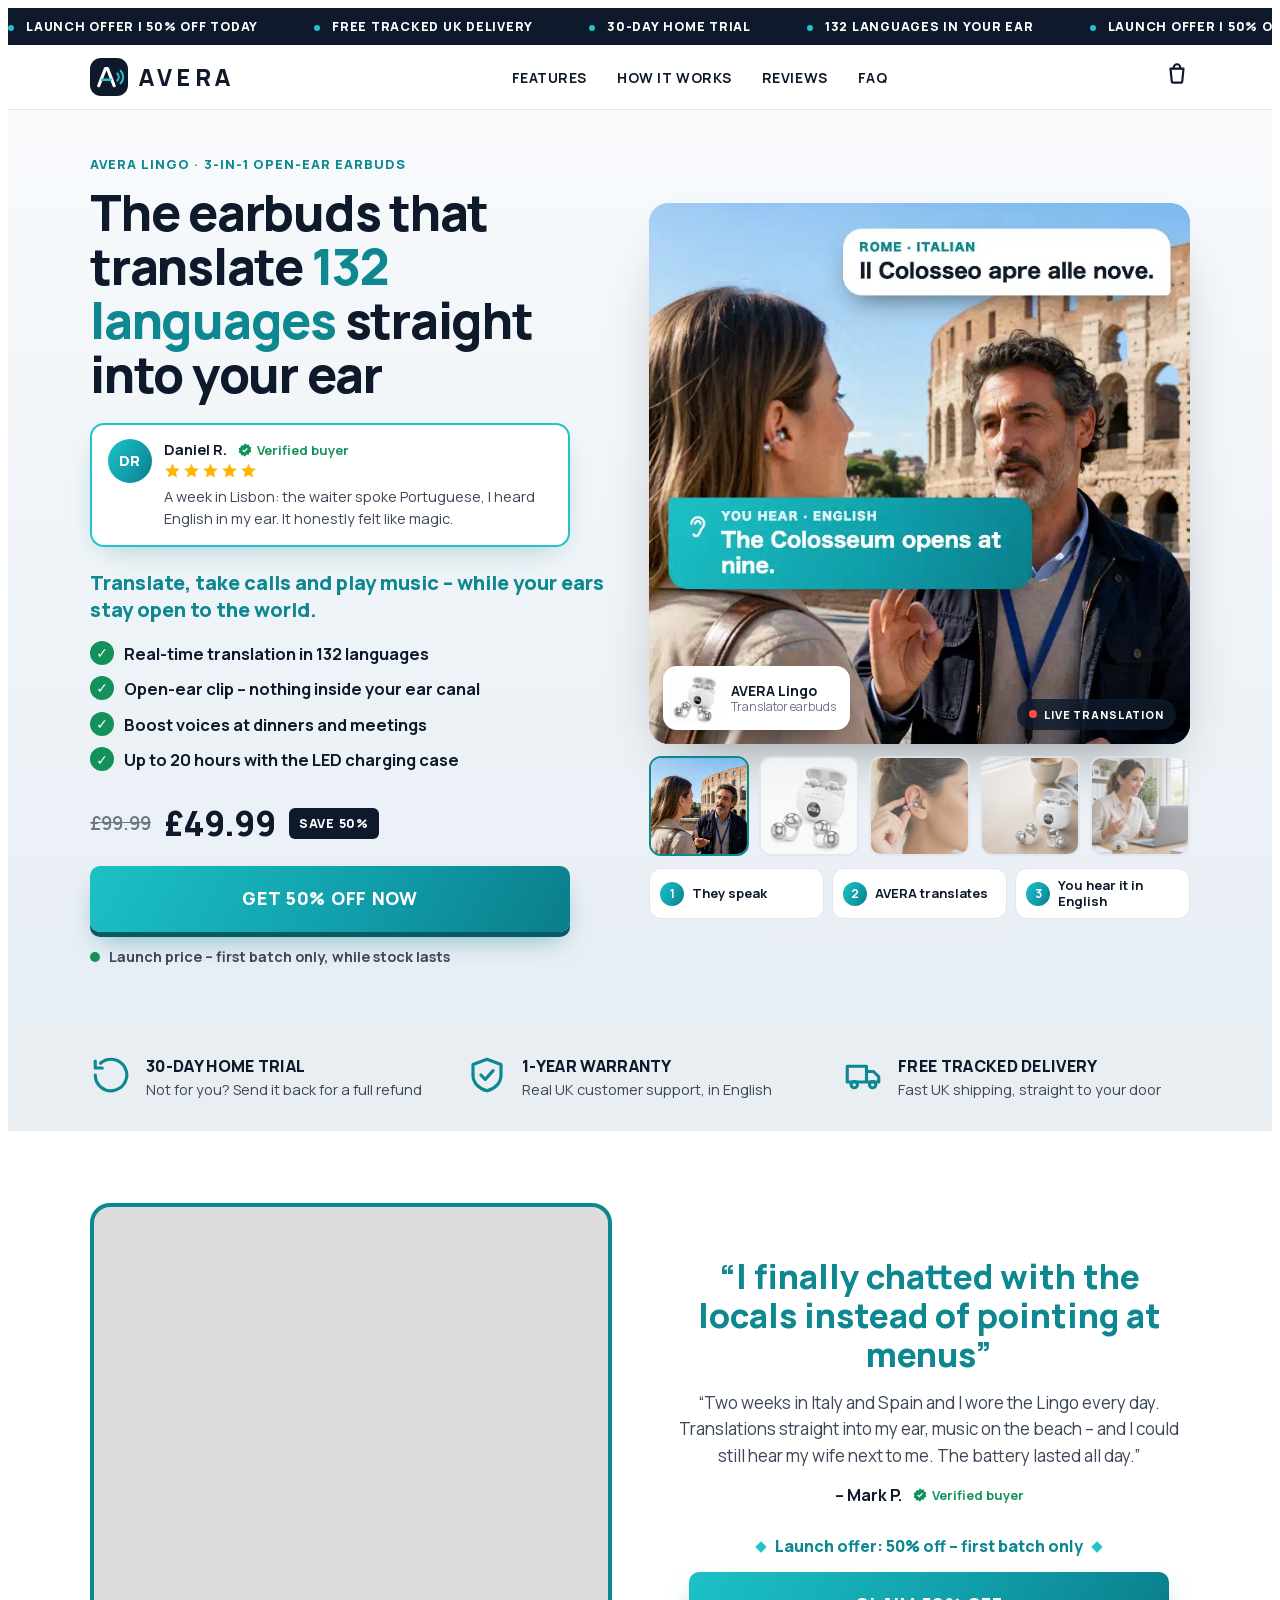
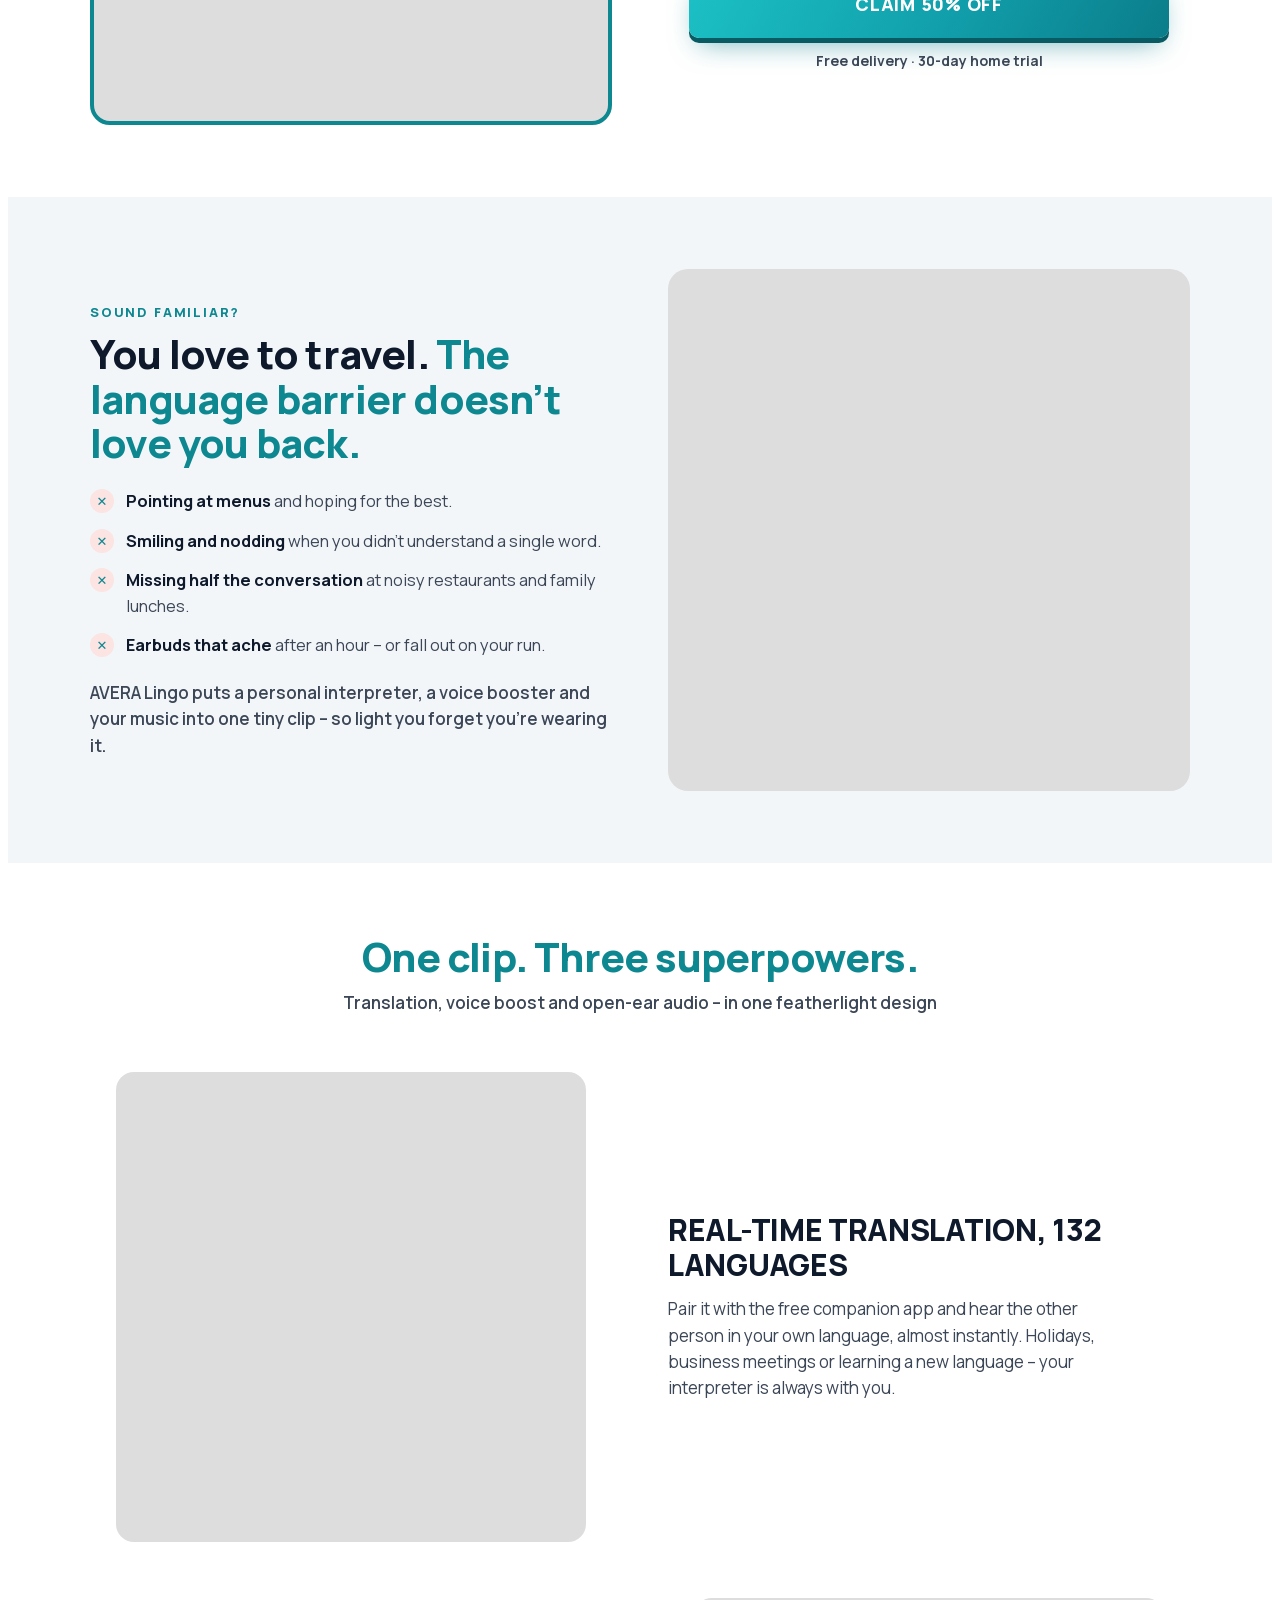
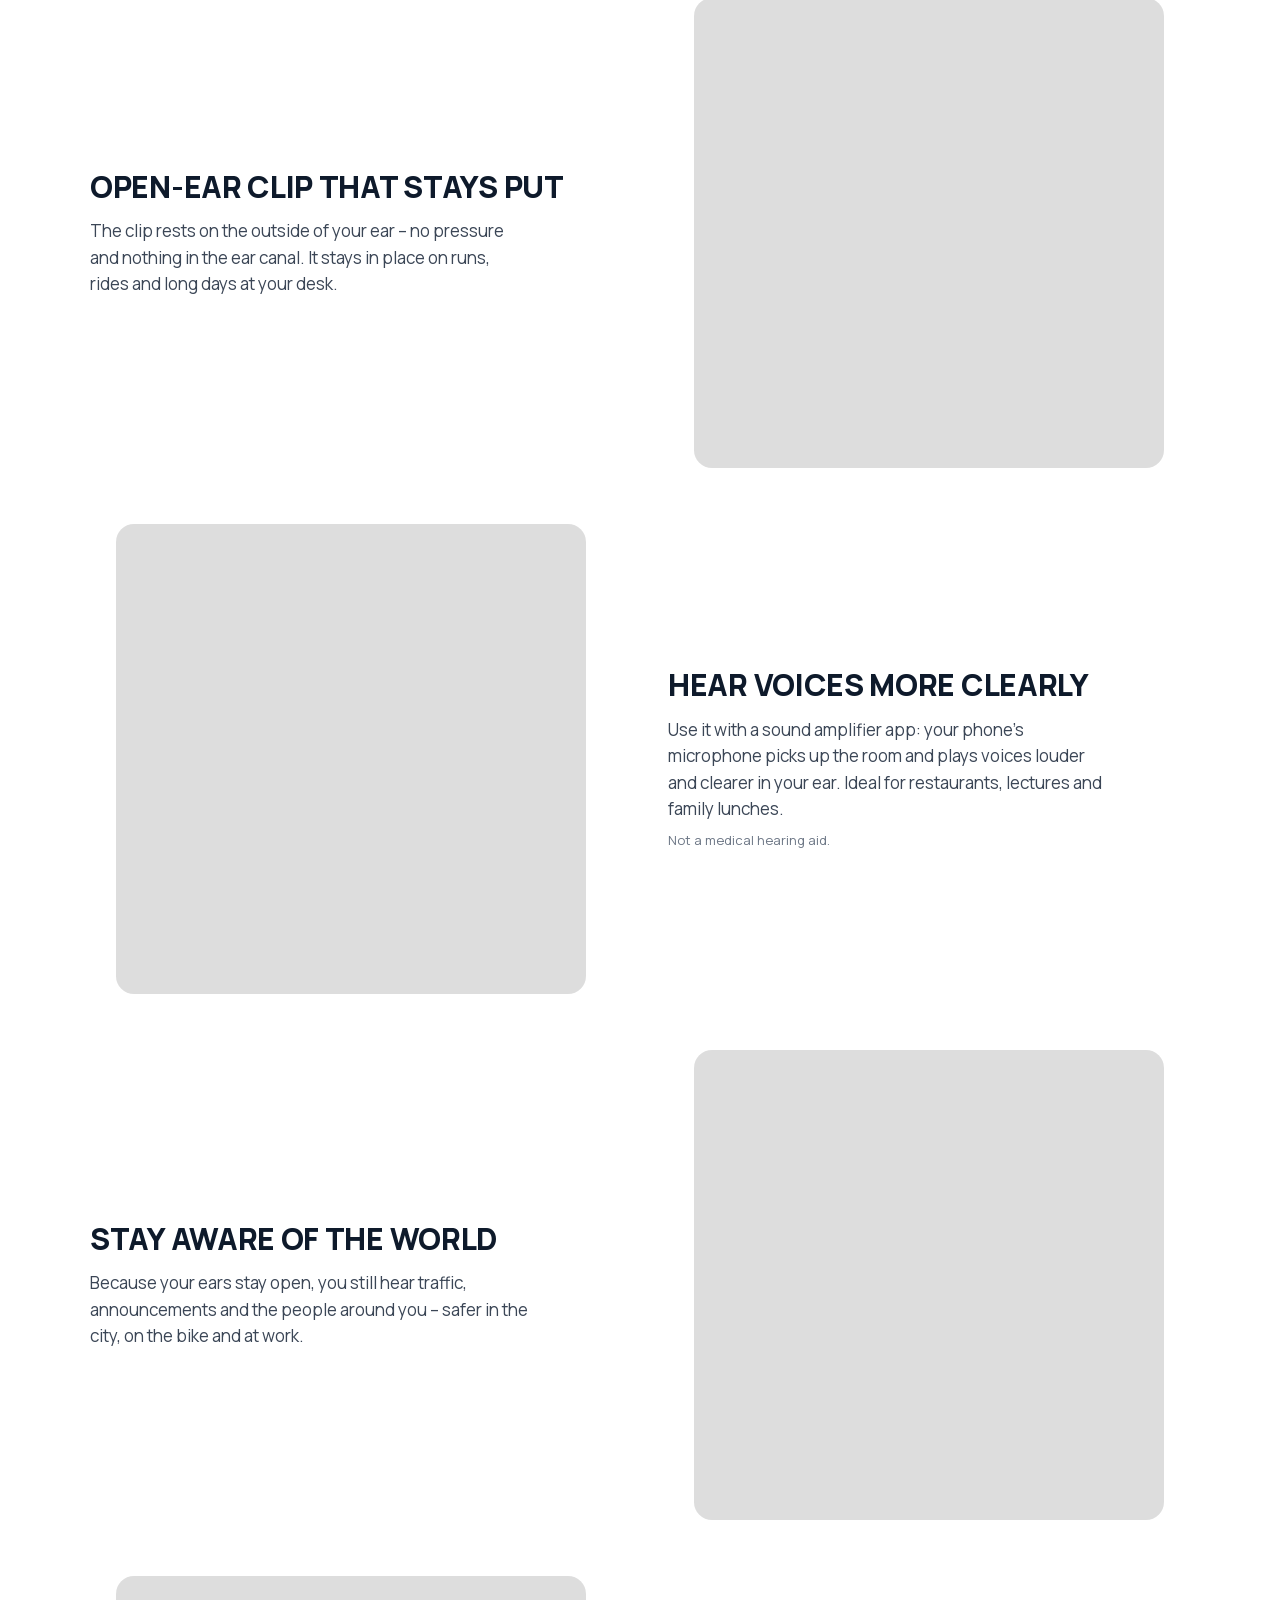
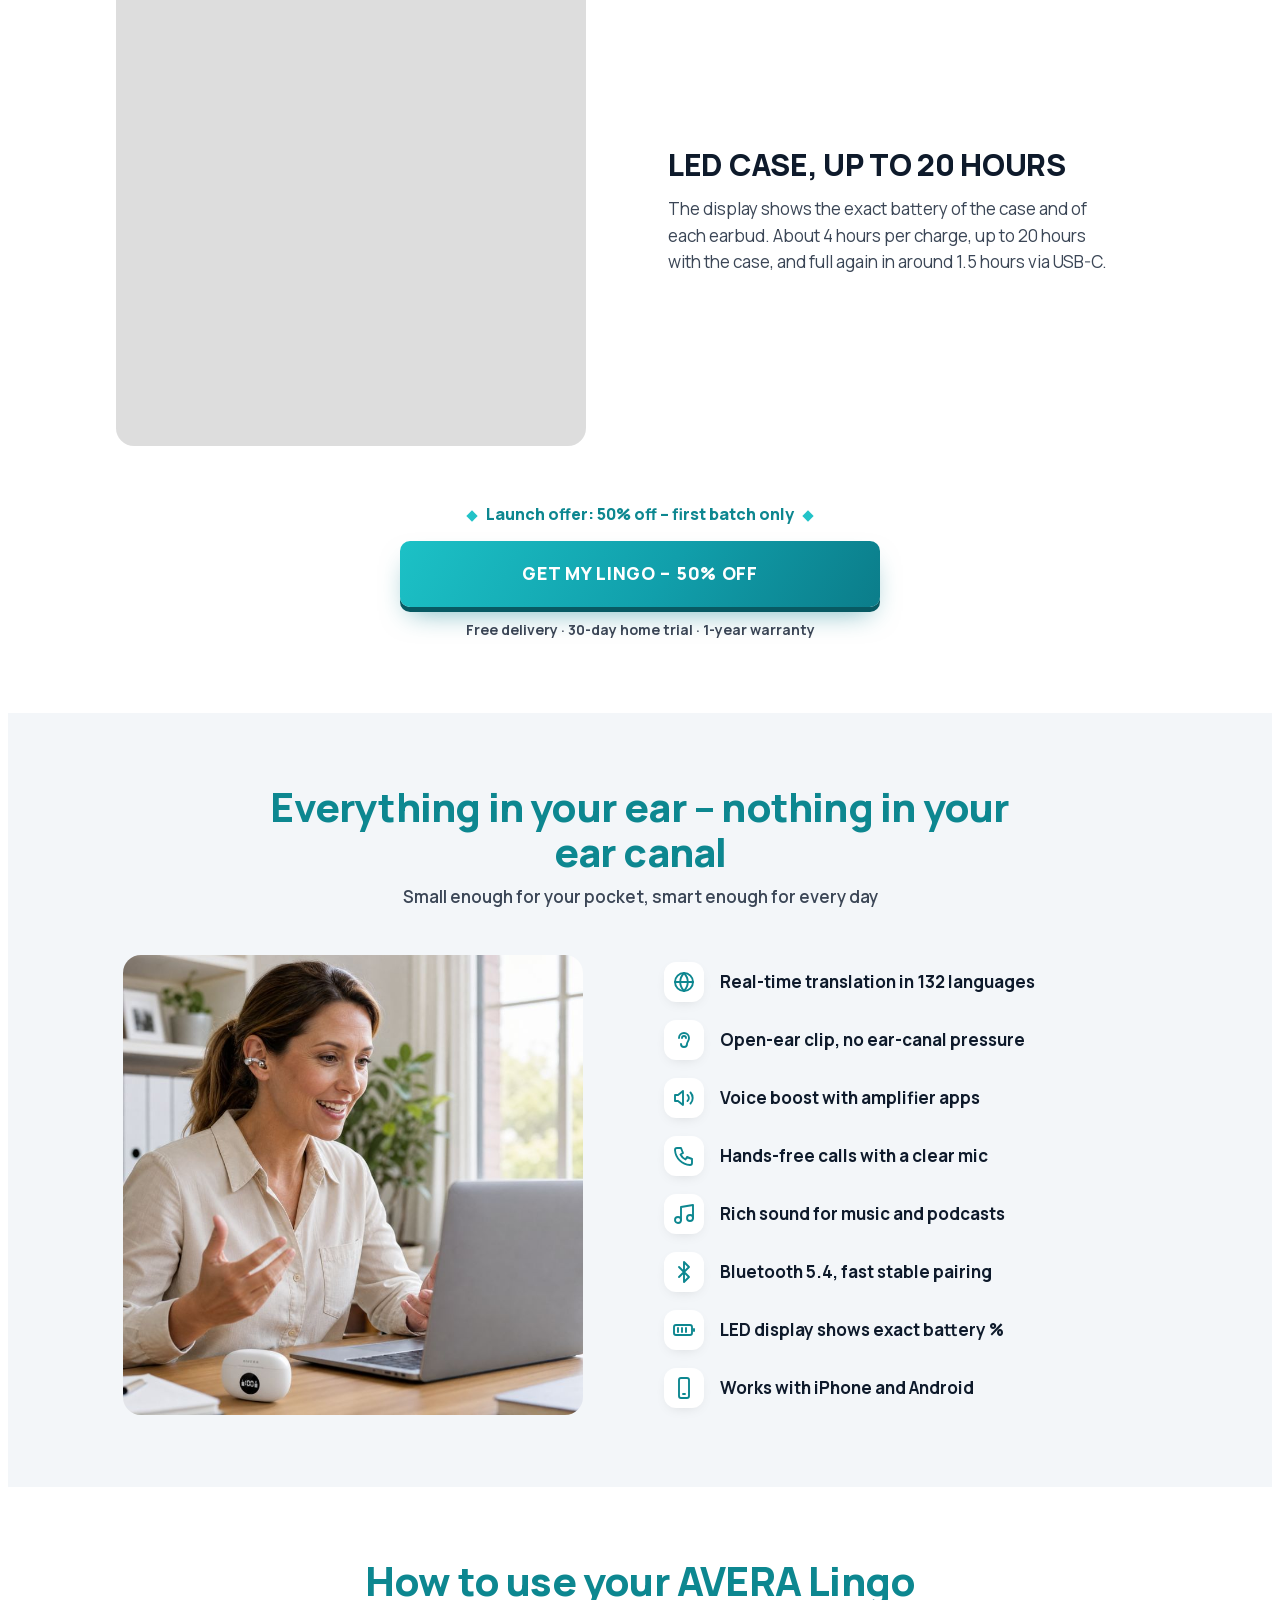
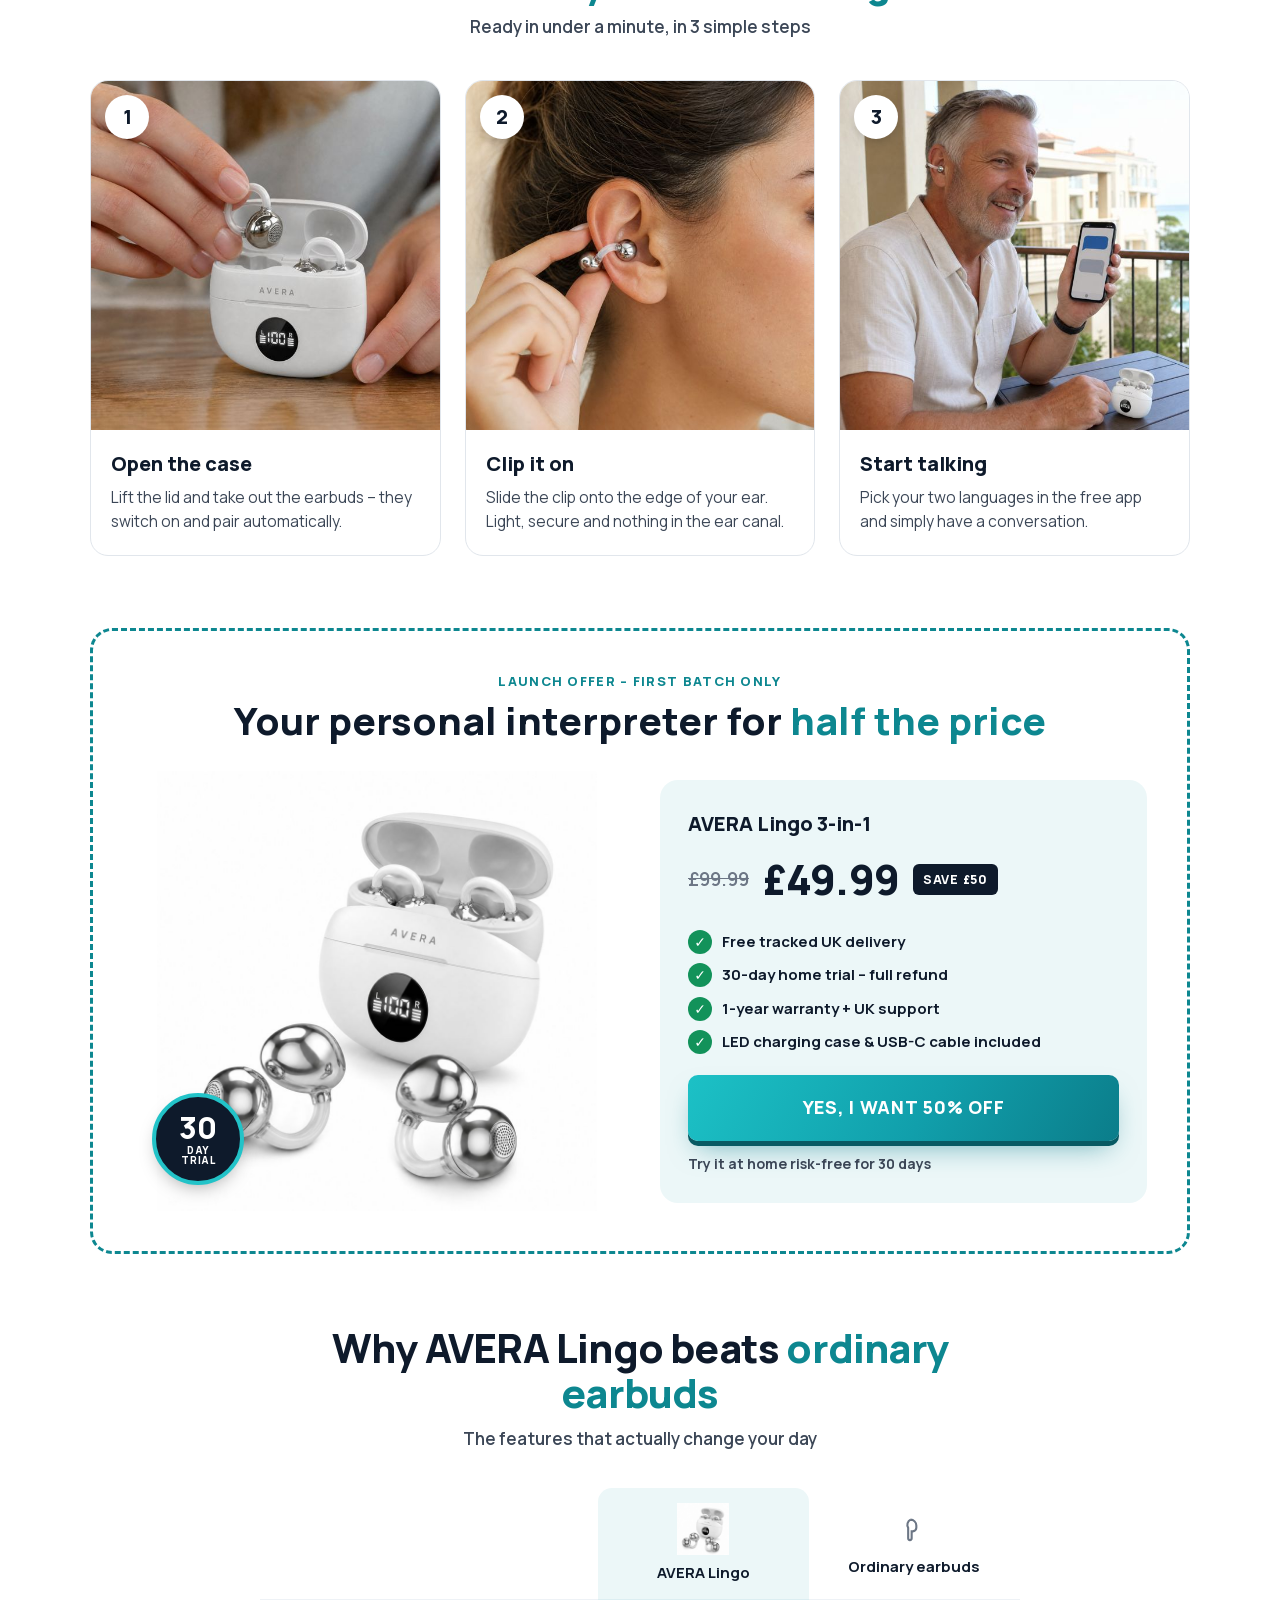
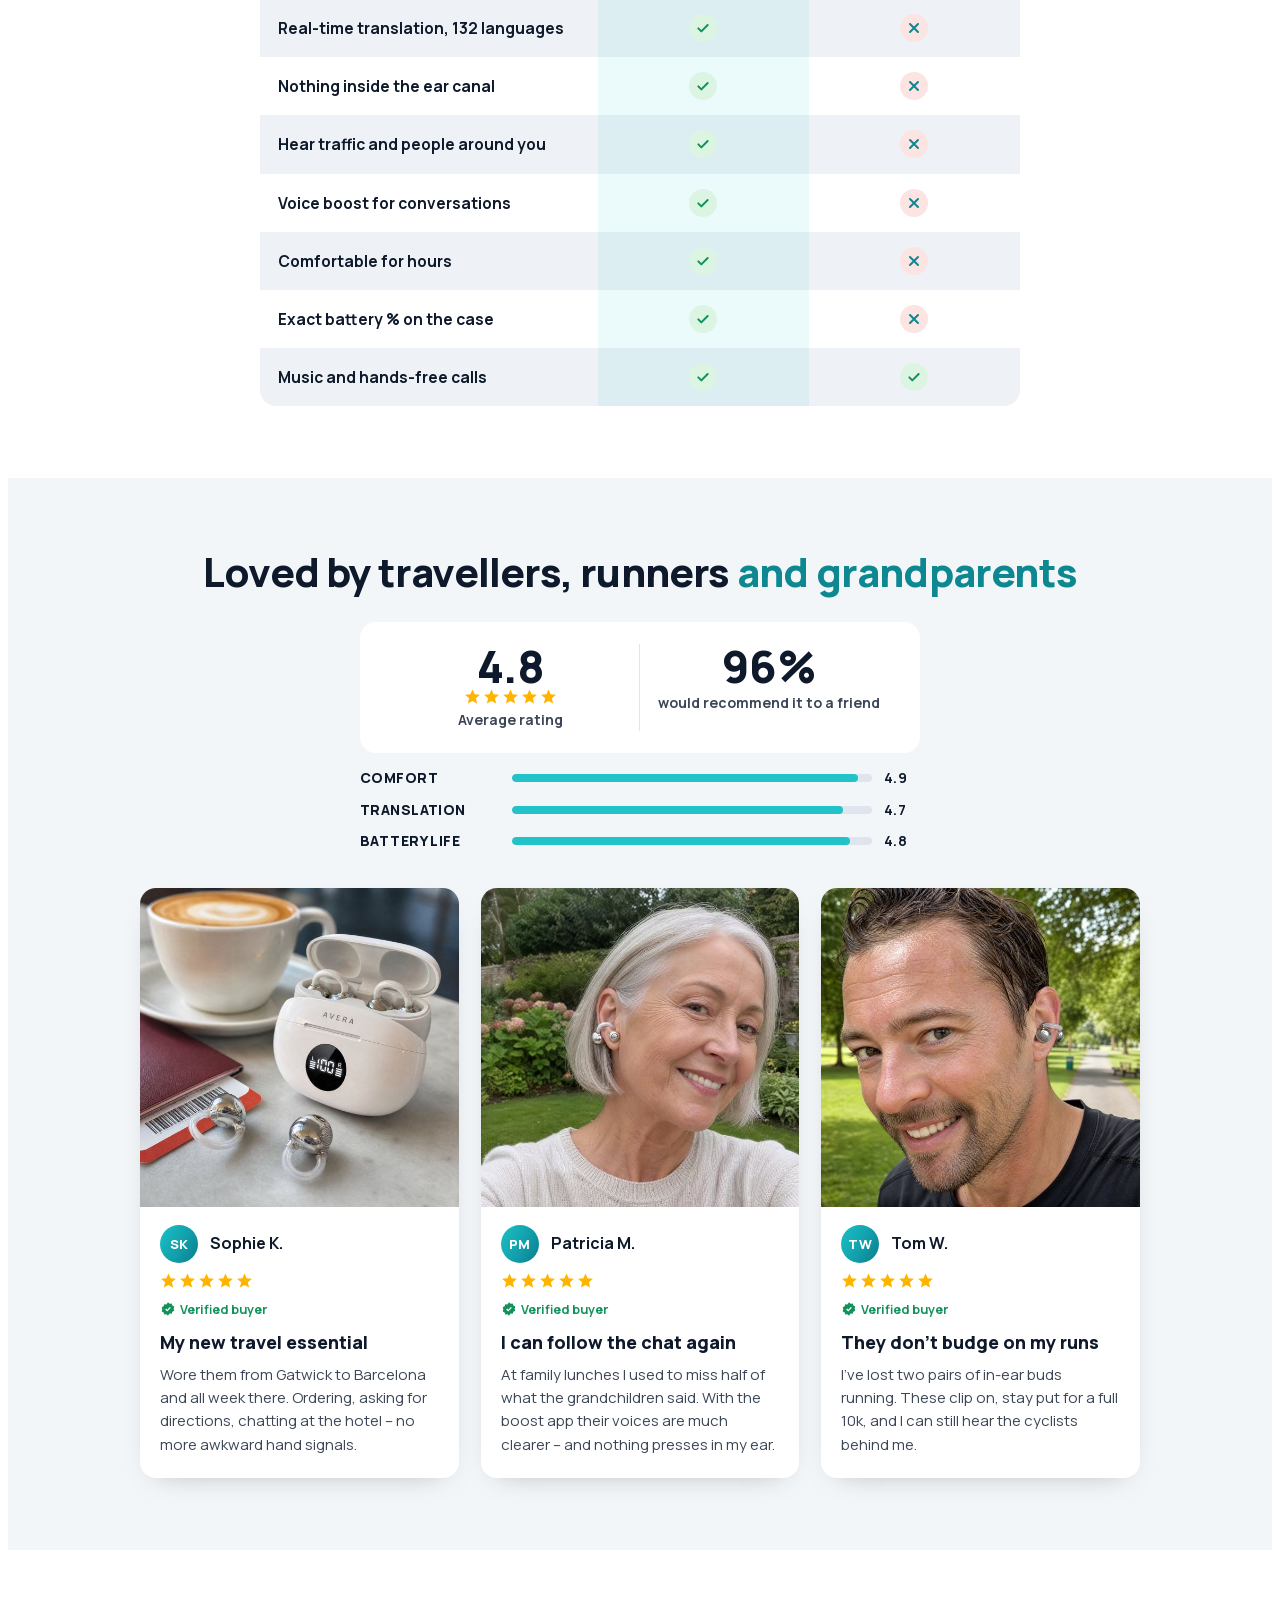
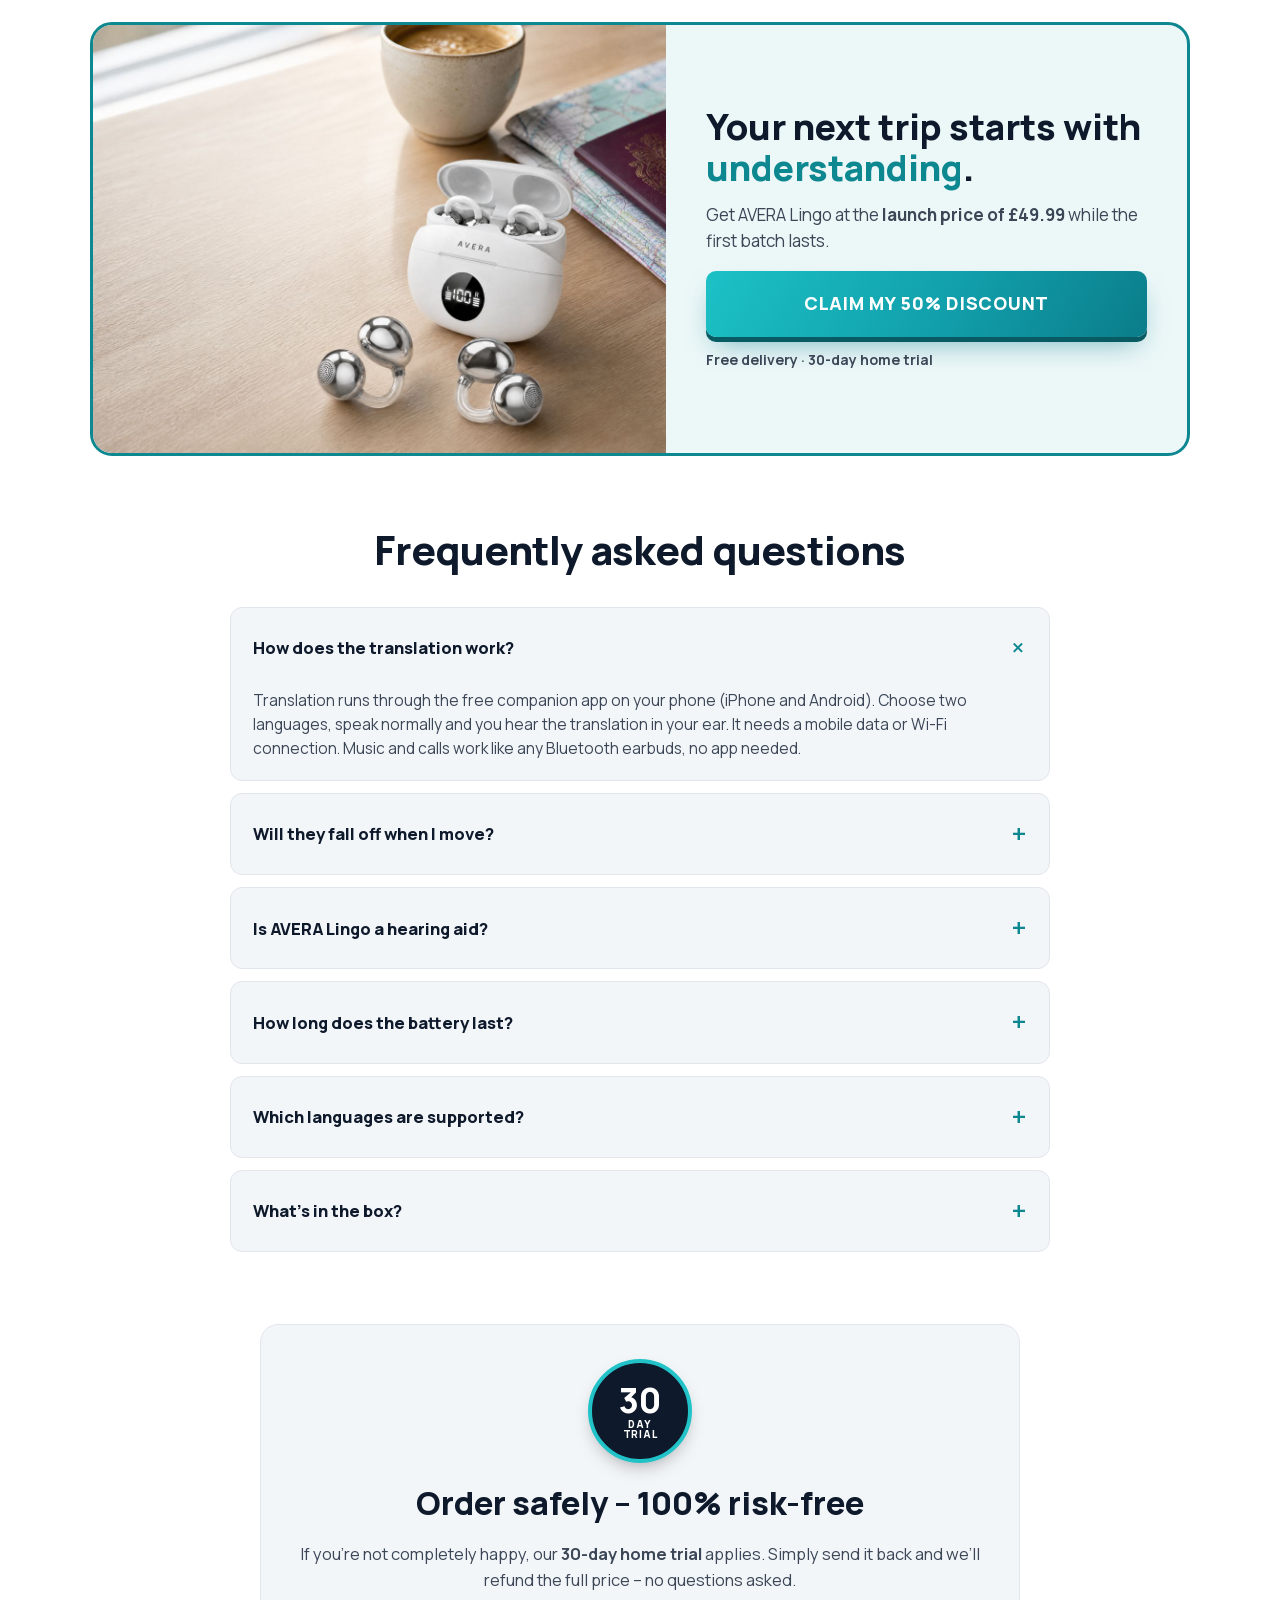
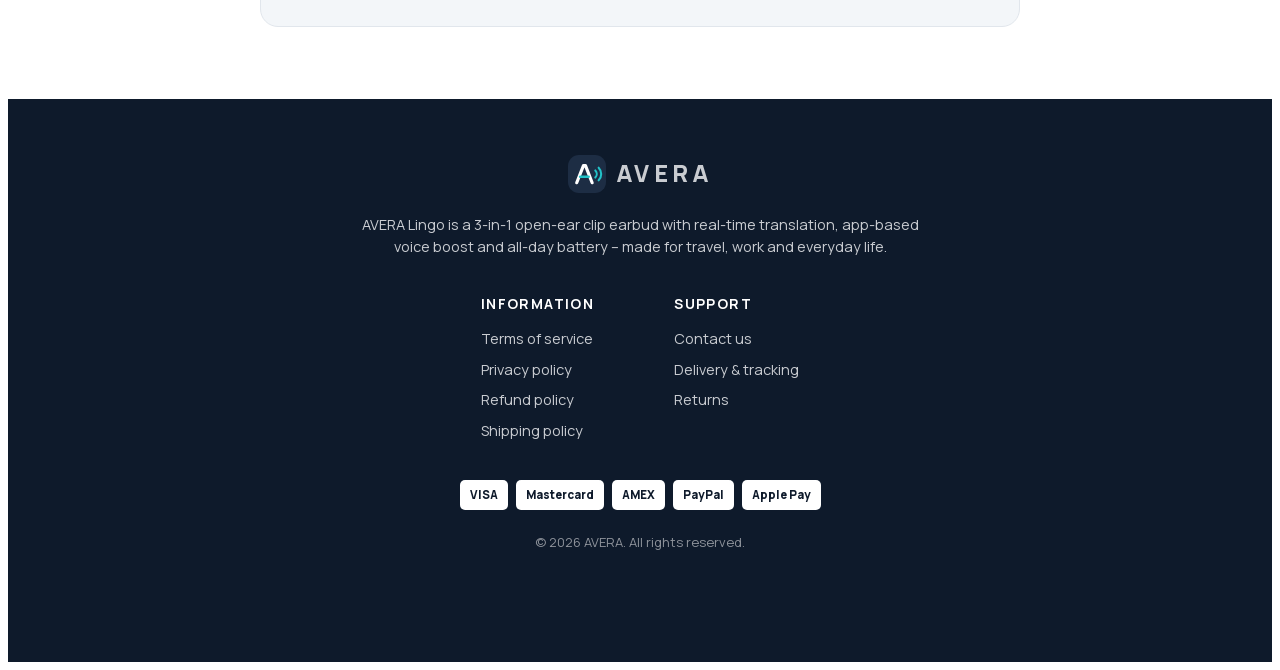
<file: index.html>
<!DOCTYPE html>
<html lang="en-GB">
<head>
<meta charset="utf-8">
<meta name="viewport" content="width=device-width,initial-scale=1">
<title>AVERA Lingo &#8211; 3-in-1 open-ear translator earbuds</title>
<meta name="description" content="AVERA Lingo: open-ear clip earbuds with real-time translation in 132 languages, app-based voice boost and up to 20 hours with the LED charging case. 30-day home trial.">
<link rel="stylesheet" href="https://camillithomas7-prog.github.io/avera-lingo/style-ae541fd7.css">
</head>
<body>
<div class="aw">

<div class="aw-bar"><div class="aw-bar-track">
<span>LAUNCH OFFER | 50% OFF TODAY</span><span>FREE TRACKED UK DELIVERY</span><span>30-DAY HOME TRIAL</span><span>132 LANGUAGES IN YOUR EAR</span>
<span>LAUNCH OFFER | 50% OFF TODAY</span><span>FREE TRACKED UK DELIVERY</span><span>30-DAY HOME TRIAL</span><span>132 LANGUAGES IN YOUR EAR</span>
</div></div>

<header class="aw-head"><div class="aw-wrap">
<a class="aw-logo" href="#top"><svg viewBox="0 0 48 48"><rect width="48" height="48" rx="14" fill="#0e1a2b"/><path d="M11 35L19.5 13.5h2.6L30.5 35" fill="none" stroke="#fff" stroke-width="4" stroke-linecap="round" stroke-linejoin="round"/><path d="M15.5 27.5H26" stroke="#22c3c8" stroke-width="3.4" stroke-linecap="round"/><path d="M34.5 19.5a6.5 6.5 0 0 1 0 9M38.7 16a11.5 11.5 0 0 1 0 16" fill="none" stroke="#22c3c8" stroke-width="2.6" stroke-linecap="round"/></svg>AVERA</a>
<nav class="aw-nav"><a href="#features">Features</a><a href="#how">How it works</a><a href="#reviews">Reviews</a><a href="#faq">FAQ</a></nav>
<a class="aw-cart" href="/checkout"><svg viewBox="0 0 24 24" fill="none" stroke="currentColor" stroke-width="2" stroke-linecap="round"><path d="M6 7h12l-1.2 12.2a1 1 0 0 1-1 .8H8.2a1 1 0 0 1-1-.8z"/><path d="M9 7V6a3 3 0 0 1 6 0v1"/></svg></a>
</div></header>

<section class="aw-hero" id="top"><div class="aw-wrap aw-hero-in">
<p class="aw-eyebrow">AVERA Lingo &middot; 3-in-1 open-ear earbuds</p>
<h1>The earbuds that translate <em>132 languages</em> straight into your ear</h1>
<div class="aw-hero-media aw-gal">
<div class="aw-gal-main">
<div class="aw-m1 aw-demo"><img src="https://camillithomas7-prog.github.io/avera-lingo/assets/hero-travel.webp" alt="Travellers in Rome, Paris, Barcelona and Tokyo hearing locals translated into English by AVERA Lingo">
<span class="aw-live"><i></i>LIVE TRANSLATION</span>
<div class="aw-pcard"><img src="https://camillithomas7-prog.github.io/avera-lingo/assets/pack.jpg" alt=""><span><b>AVERA Lingo</b>Translator earbuds</span></div>
</div>
<img class="aw-m2 aw-pk" src="https://camillithomas7-prog.github.io/avera-lingo/assets/pack.jpg" alt="AVERA Lingo open-ear earbuds and LED charging case">
<img class="aw-m3" src="https://camillithomas7-prog.github.io/avera-lingo/assets/s2.jpg" alt="AVERA Lingo clip earbud worn on the ear">
<img class="aw-m4" src="https://camillithomas7-prog.github.io/avera-lingo/assets/final.jpg" alt="AVERA Lingo on a travel desk with a passport">
<img class="aw-m5" src="https://camillithomas7-prog.github.io/avera-lingo/assets/office.jpg" alt="Woman on a video call wearing AVERA Lingo">
</div>
<div class="aw-thumbs">
<label class="aw-t1"><input type="radio" name="awg" checked><img src="https://camillithomas7-prog.github.io/avera-lingo/assets/hero-travel-poster.jpg" alt=""></label>
<label class="aw-t2"><input type="radio" name="awg"><img src="https://camillithomas7-prog.github.io/avera-lingo/assets/pack.jpg" alt=""></label>
<label class="aw-t3"><input type="radio" name="awg"><img src="https://camillithomas7-prog.github.io/avera-lingo/assets/s2.jpg" alt=""></label>
<label class="aw-t4"><input type="radio" name="awg"><img src="https://camillithomas7-prog.github.io/avera-lingo/assets/final.jpg" alt=""></label>
<label class="aw-t5"><input type="radio" name="awg"><img src="https://camillithomas7-prog.github.io/avera-lingo/assets/office.jpg" alt=""></label>
</div>
<div class="aw-how3"><span><b>1</b>They speak</span><span><b>2</b>AVERA translates</span><span><b>3</b>You hear it in English</span></div>
</div>
<div class="aw-hero-copy">
<div class="aw-review">
<div class="aw-av">DR</div>
<div><p class="aw-review-top"><b>Daniel R.</b><span class="aw-ver"><svg viewBox="0 0 24 24"><path d="M12 2l2.4 2.2 3.2-.4.9 3.1 2.9 1.5-.9 3.1.9 3.1-2.9 1.5-.9 3.1-3.2-.4L12 22l-2.4-2.2-3.2.4-.9-3.1-2.9-1.5.9-3.1-.9-3.1 2.9-1.5.9-3.1 3.2.4z"/><path d="M8.5 12l2.4 2.4 4.6-4.8" fill="none" stroke="#fff" stroke-width="2"/></svg>Verified buyer</span></p>
<span class="aw-stars"><svg viewBox="0 0 24 24"><path d="M12 2l3 6.9 7.5.7-5.7 5 1.7 7.4L12 18.3 5.5 22l1.7-7.4-5.7-5 7.5-.7z"/></svg><svg viewBox="0 0 24 24"><path d="M12 2l3 6.9 7.5.7-5.7 5 1.7 7.4L12 18.3 5.5 22l1.7-7.4-5.7-5 7.5-.7z"/></svg><svg viewBox="0 0 24 24"><path d="M12 2l3 6.9 7.5.7-5.7 5 1.7 7.4L12 18.3 5.5 22l1.7-7.4-5.7-5 7.5-.7z"/></svg><svg viewBox="0 0 24 24"><path d="M12 2l3 6.9 7.5.7-5.7 5 1.7 7.4L12 18.3 5.5 22l1.7-7.4-5.7-5 7.5-.7z"/></svg><svg viewBox="0 0 24 24"><path d="M12 2l3 6.9 7.5.7-5.7 5 1.7 7.4L12 18.3 5.5 22l1.7-7.4-5.7-5 7.5-.7z"/></svg></span>
<p>A week in Lisbon: the waiter spoke Portuguese, I heard English in my ear. It honestly felt like magic.</p></div>
</div>
<p class="aw-hook">Translate, take calls and play music &#8211; while your ears stay open to the world.</p>
<ul class="aw-ticks">
<li>Real-time translation in 132 languages</li>
<li>Open-ear clip &#8211; nothing inside your ear canal</li>
<li>Boost voices at dinners and meetings</li>
<li>Up to 20 hours with the LED charging case</li>
</ul>
<div class="aw-price"><span class="aw-old">&#163;99.99</span><strong>&#163;49.99</strong><span>SAVE 50%</span></div>
<a class="aw-cta" href="/checkout">GET 50% OFF NOW</a>
<p class="aw-stock"><i></i>Launch price &#8211; first batch only, while stock lasts</p>
</div>
</div></section>

<section class="aw-trust"><div class="aw-wrap aw-trust-in">
<div><svg viewBox="0 0 24 24"><path d="M3 12a9 9 0 1 0 3-6.7"/><path d="M3 4v4h4"/></svg><div><b>30-DAY HOME TRIAL</b><p>Not for you? Send it back for a full refund</p></div></div>
<div><svg viewBox="0 0 24 24"><path d="M12 3l8 3v6c0 4.5-3.4 8-8 9-4.6-1-8-4.5-8-9V6z"/><path d="M8.5 12l2.5 2.5 4.5-5"/></svg><div><b>1-YEAR WARRANTY</b><p>Real UK customer support, in English</p></div></div>
<div><svg viewBox="0 0 24 24"><path d="M3 7h11v9H3zM14 10h4l3 3v3h-7z"/><circle cx="7" cy="17.5" r="1.8"/><circle cx="17.5" cy="17.5" r="1.8"/></svg><div><b>FREE TRACKED DELIVERY</b><p>Fast UK shipping, straight to your door</p></div></div>
</div></section>

<section class="aw-sec"><div class="aw-wrap aw-split">
<div class="aw-frame"><video src="https://camillithomas7-prog.github.io/avera-lingo/assets/s-ugc.mp4" autoplay muted loop playsinline preload="auto"></video></div>
<div class="aw-quote">
<h2>&#8220;I finally chatted with the locals instead of pointing at menus&#8221;</h2>
<p>&#8220;Two weeks in Italy and Spain and I wore the Lingo every day. Translations straight into my ear, music on the beach &#8211; and I could still hear my wife next to me. The battery lasted all day.&#8221;</p>
<p class="aw-quote-by"><b>&#8211; Mark P.</b><span class="aw-ver"><svg viewBox="0 0 24 24"><path d="M12 2l2.4 2.2 3.2-.4.9 3.1 2.9 1.5-.9 3.1.9 3.1-2.9 1.5-.9 3.1-3.2-.4L12 22l-2.4-2.2-3.2.4-.9-3.1-2.9-1.5.9-3.1-.9-3.1 2.9-1.5.9-3.1 3.2.4z"/><path d="M8.5 12l2.4 2.4 4.6-4.8" fill="none" stroke="#fff" stroke-width="2"/></svg>Verified buyer</span></p>
<p class="aw-flash">Launch offer: 50% off &#8211; first batch only</p>
<a class="aw-cta" href="/checkout">CLAIM 50% OFF</a>
<p class="aw-note">Free delivery &#183; 30-day home trial</p>
</div>
</div></section>

<section class="aw-sec aw-soft"><div class="aw-wrap aw-split aw-split--rev">
<div class="aw-frame aw-frame--plain"><video src="https://camillithomas7-prog.github.io/avera-lingo/assets/s-problem.mp4" autoplay muted loop playsinline preload="auto"></video></div>
<div>
<p class="aw-eyebrow">Sound familiar?</p>
<h2 class="aw-h2">You love to travel. <em>The language barrier doesn&#8217;t love you back.</em></h2>
<ul class="aw-cross">
<li><b>Pointing at menus</b> and hoping for the best.</li>
<li><b>Smiling and nodding</b> when you didn&#8217;t understand a single word.</li>
<li><b>Missing half the conversation</b> at noisy restaurants and family lunches.</li>
<li><b>Earbuds that ache</b> after an hour &#8211; or fall out on your run.</li>
</ul>
<p class="aw-lead">AVERA Lingo puts a personal interpreter, a voice booster and your music into one tiny clip &#8211; so light you forget you&#8217;re wearing it.</p>
</div>
</div></section>

<section class="aw-sec" id="features"><div class="aw-wrap">
<div class="aw-center"><h2 class="aw-h2"><em>One clip. Three superpowers.</em></h2><p class="aw-sub">Translation, voice boost and open-ear audio &#8211; in one featherlight design</p></div>
<div class="aw-feat">
<div class="aw-feat-media"><video src="https://camillithomas7-prog.github.io/avera-lingo/assets/s-translate.mp4" autoplay muted loop playsinline preload="auto"></video></div>
<div class="aw-feat-txt"><h3>REAL-TIME TRANSLATION, 132 LANGUAGES</h3><p>Pair it with the free companion app and hear the other person in your own language, almost instantly. Holidays, business meetings or learning a new language &#8211; your interpreter is always with you.</p></div>
</div>
<div class="aw-feat aw-feat--rev">
<div class="aw-feat-media"><video src="https://camillithomas7-prog.github.io/avera-lingo/assets/s-fit.mp4" autoplay muted loop playsinline preload="auto"></video></div>
<div class="aw-feat-txt"><h3>OPEN-EAR CLIP THAT STAYS PUT</h3><p>The clip rests on the outside of your ear &#8211; no pressure and nothing in the ear canal. It stays in place on runs, rides and long days at your desk.</p></div>
</div>
<div class="aw-feat">
<div class="aw-feat-media"><video src="https://camillithomas7-prog.github.io/avera-lingo/assets/s-boost.mp4" autoplay muted loop playsinline preload="auto"></video></div>
<div class="aw-feat-txt"><h3>HEAR VOICES MORE CLEARLY</h3><p>Use it with a sound amplifier app: your phone&#8217;s microphone picks up the room and plays voices louder and clearer in your ear. Ideal for restaurants, lectures and family lunches.<small class="aw-tiny">Not a medical hearing aid.</small></p></div>
</div>
<div class="aw-feat aw-feat--rev">
<div class="aw-feat-media"><video src="https://camillithomas7-prog.github.io/avera-lingo/assets/s-aware.mp4" autoplay muted loop playsinline preload="auto"></video></div>
<div class="aw-feat-txt"><h3>STAY AWARE OF THE WORLD</h3><p>Because your ears stay open, you still hear traffic, announcements and the people around you &#8211; safer in the city, on the bike and at work.</p></div>
</div>
<div class="aw-feat">
<div class="aw-feat-media"><video src="https://camillithomas7-prog.github.io/avera-lingo/assets/s-case.mp4" autoplay muted loop playsinline preload="auto"></video></div>
<div class="aw-feat-txt"><h3>LED CASE, UP TO 20 HOURS</h3><p>The display shows the exact battery of the case and of each earbud. About 4 hours per charge, up to 20 hours with the case, and full again in around 1.5 hours via USB-C.</p></div>
</div>
<div class="aw-center aw-mini-cta"><p class="aw-flash">Launch offer: 50% off &#8211; first batch only</p><a class="aw-cta" href="/checkout">GET MY LINGO &#8211; 50% OFF</a><p class="aw-note">Free delivery &#183; 30-day home trial &#183; 1-year warranty</p></div>
</div></section>

<section class="aw-sec aw-soft"><div class="aw-wrap aw-benefits">
<div class="aw-center"><h2 class="aw-h2"><em>Everything in your ear &#8211; nothing in your ear canal</em></h2><p class="aw-sub">Small enough for your pocket, smart enough for every day</p></div>
<div class="aw-ben-in">
<img src="https://camillithomas7-prog.github.io/avera-lingo/assets/office.jpg" alt="Woman on a video call wearing AVERA Lingo">
<ul class="aw-icons">
<li><svg viewBox="0 0 24 24"><circle cx="12" cy="12" r="9"/><path d="M3 12h18M12 3c2.5 2.7 3.8 5.7 3.8 9s-1.3 6.3-3.8 9c-2.5-2.7-3.8-5.7-3.8-9S9.5 5.7 12 3z"/></svg>Real-time translation in 132 languages</li>
<li><svg viewBox="0 0 24 24"><path d="M7 10a5 5 0 0 1 10 0c0 3-2 4-2 6a3 3 0 0 1-6 0"/><path d="M10 10a2 2 0 0 1 4 0"/></svg>Open-ear clip, no ear-canal pressure</li>
<li><svg viewBox="0 0 24 24"><path d="M11 5L6 9H3v6h3l5 4z"/><path d="M15.5 9a4 4 0 0 1 0 6M18.5 6.5a8 8 0 0 1 0 11"/></svg>Voice boost with amplifier apps</li>
<li><svg viewBox="0 0 24 24"><path d="M5 4h4l2 5-2.5 1.5a11 11 0 0 0 5 5L15 13l5 2v4a2 2 0 0 1-2 2A16 16 0 0 1 3 6a2 2 0 0 1 2-2"/></svg>Hands-free calls with a clear mic</li>
<li><svg viewBox="0 0 24 24"><path d="M9 18V5l12-2v13"/><circle cx="6" cy="18" r="3"/><circle cx="18" cy="16" r="3"/></svg>Rich sound for music and podcasts</li>
<li><svg viewBox="0 0 24 24"><path d="M7 7l10 10-5 5V2l5 5L7 17"/></svg>Bluetooth 5.4, fast stable pairing</li>
<li><svg viewBox="0 0 24 24"><rect x="2" y="7" width="18" height="10" rx="2"/><path d="M22 11v2M6 10v4M10 10v4M14 10v4"/></svg>LED display shows exact battery %</li>
<li><svg viewBox="0 0 24 24"><rect x="7" y="2" width="10" height="20" rx="2"/><path d="M11 18h2"/></svg>Works with iPhone and Android</li>
</ul>
</div>
</div></section>

<section class="aw-sec" id="how"><div class="aw-wrap">
<div class="aw-center"><h2 class="aw-h2"><em>How to use your AVERA Lingo</em></h2><p class="aw-sub">Ready in under a minute, in 3 simple steps</p></div>
<div class="aw-steps">
<div class="aw-step"><div class="aw-step-img"><img src="https://camillithomas7-prog.github.io/avera-lingo/assets/s1.jpg" alt="Taking an earbud out of the case"><span>1</span></div><div class="aw-step-txt"><h3>Open the case</h3><p>Lift the lid and take out the earbuds &#8211; they switch on and pair automatically.</p></div></div>
<div class="aw-step"><div class="aw-step-img"><img src="https://camillithomas7-prog.github.io/avera-lingo/assets/s2.jpg" alt="Clipping the earbud onto the ear"><span>2</span></div><div class="aw-step-txt"><h3>Clip it on</h3><p>Slide the clip onto the edge of your ear. Light, secure and nothing in the ear canal.</p></div></div>
<div class="aw-step"><div class="aw-step-img"><img src="https://camillithomas7-prog.github.io/avera-lingo/assets/s3.jpg" alt="Using the translation app on a phone"><span>3</span></div><div class="aw-step-txt"><h3>Start talking</h3><p>Pick your two languages in the free app and simply have a conversation.</p></div></div>
</div>
<p class="aw-swipe">Swipe to see all 3 steps</p>
</div></section>

<section class="aw-sec" style="padding-top:0"><div class="aw-wrap">
<div class="aw-offer">
<p class="aw-offer-k">Launch offer &#8211; first batch only</p>
<h2>Your personal interpreter for <em>half the price</em></h2>
<div class="aw-offer-in">
<div class="aw-offer-img"><img src="https://camillithomas7-prog.github.io/avera-lingo/assets/pack.jpg" alt="AVERA Lingo earbuds and charging case"><span class="aw-seal">30<small>DAY<br>TRIAL</small></span></div>
<div class="aw-offer-box">
<p class="aw-offer-name">AVERA Lingo 3-in-1</p>
<div class="aw-price aw-price--big"><span class="aw-old">&#163;99.99</span><strong>&#163;49.99</strong><span>SAVE &#163;50</span></div>
<ul class="aw-ticks aw-ticks--sm">
<li>Free tracked UK delivery</li>
<li>30-day home trial &#8211; full refund</li>
<li>1-year warranty + UK support</li>
<li>LED charging case &amp; USB-C cable included</li>
</ul>
<a class="aw-cta aw-cta--pulse" href="/checkout">YES, I WANT 50% OFF</a>
<p class="aw-note">Try it at home risk-free for 30 days</p>
</div>
</div>
</div>
</div></section>

<section class="aw-sec" style="padding-top:0"><div class="aw-wrap">
<div class="aw-center"><h2 class="aw-h2">Why AVERA Lingo beats <em>ordinary earbuds</em></h2><p class="aw-sub">The features that actually change your day</p></div>
<div class="aw-compare">
<div class="aw-row aw-row--head"><div></div><div><img src="https://camillithomas7-prog.github.io/avera-lingo/assets/pack.jpg" alt=""><b>AVERA Lingo</b></div><div><svg class="aw-bud" viewBox="0 0 24 24"><path d="M9 4a5 5 0 0 1 5 5v2a3 3 0 0 1-3 3h-1v6a1.5 1.5 0 0 1-3 0v-9a5 5 0 0 1 2-7"/></svg><b>Ordinary earbuds</b></div></div>
<div class="aw-row"><div>Real-time translation, 132 languages</div><div><span class="aw-yes"><svg viewBox="0 0 24 24"><path d="M5 12.5l4.5 4.5L19 7.5"/></svg></span></div><div><span class="aw-no"><svg viewBox="0 0 24 24"><path d="M6 6l12 12M18 6L6 18"/></svg></span></div></div>
<div class="aw-row"><div>Nothing inside the ear canal</div><div><span class="aw-yes"><svg viewBox="0 0 24 24"><path d="M5 12.5l4.5 4.5L19 7.5"/></svg></span></div><div><span class="aw-no"><svg viewBox="0 0 24 24"><path d="M6 6l12 12M18 6L6 18"/></svg></span></div></div>
<div class="aw-row"><div>Hear traffic and people around you</div><div><span class="aw-yes"><svg viewBox="0 0 24 24"><path d="M5 12.5l4.5 4.5L19 7.5"/></svg></span></div><div><span class="aw-no"><svg viewBox="0 0 24 24"><path d="M6 6l12 12M18 6L6 18"/></svg></span></div></div>
<div class="aw-row"><div>Voice boost for conversations</div><div><span class="aw-yes"><svg viewBox="0 0 24 24"><path d="M5 12.5l4.5 4.5L19 7.5"/></svg></span></div><div><span class="aw-no"><svg viewBox="0 0 24 24"><path d="M6 6l12 12M18 6L6 18"/></svg></span></div></div>
<div class="aw-row"><div>Comfortable for hours</div><div><span class="aw-yes"><svg viewBox="0 0 24 24"><path d="M5 12.5l4.5 4.5L19 7.5"/></svg></span></div><div><span class="aw-no"><svg viewBox="0 0 24 24"><path d="M6 6l12 12M18 6L6 18"/></svg></span></div></div>
<div class="aw-row"><div>Exact battery % on the case</div><div><span class="aw-yes"><svg viewBox="0 0 24 24"><path d="M5 12.5l4.5 4.5L19 7.5"/></svg></span></div><div><span class="aw-no"><svg viewBox="0 0 24 24"><path d="M6 6l12 12M18 6L6 18"/></svg></span></div></div>
<div class="aw-row"><div>Music and hands-free calls</div><div><span class="aw-yes"><svg viewBox="0 0 24 24"><path d="M5 12.5l4.5 4.5L19 7.5"/></svg></span></div><div><span class="aw-yes"><svg viewBox="0 0 24 24"><path d="M5 12.5l4.5 4.5L19 7.5"/></svg></span></div></div>
</div>
</div></section>

<section class="aw-sec aw-soft" id="reviews"><div class="aw-wrap">
<div class="aw-rev-box">
<h2 class="aw-h2 aw-tc">Loved by travellers, runners <em>and grandparents</em></h2>
<div class="aw-score">
<div class="aw-score-l"><b>4.8</b><span class="aw-stars"><svg viewBox="0 0 24 24"><path d="M12 2l3 6.9 7.5.7-5.7 5 1.7 7.4L12 18.3 5.5 22l1.7-7.4-5.7-5 7.5-.7z"/></svg><svg viewBox="0 0 24 24"><path d="M12 2l3 6.9 7.5.7-5.7 5 1.7 7.4L12 18.3 5.5 22l1.7-7.4-5.7-5 7.5-.7z"/></svg><svg viewBox="0 0 24 24"><path d="M12 2l3 6.9 7.5.7-5.7 5 1.7 7.4L12 18.3 5.5 22l1.7-7.4-5.7-5 7.5-.7z"/></svg><svg viewBox="0 0 24 24"><path d="M12 2l3 6.9 7.5.7-5.7 5 1.7 7.4L12 18.3 5.5 22l1.7-7.4-5.7-5 7.5-.7z"/></svg><svg viewBox="0 0 24 24"><path d="M12 2l3 6.9 7.5.7-5.7 5 1.7 7.4L12 18.3 5.5 22l1.7-7.4-5.7-5 7.5-.7z"/></svg></span><small>Average rating</small></div>
<div class="aw-score-r"><b>96%</b><small>would recommend it to a friend</small></div>
</div>
<div class="aw-bars"><p><span>Comfort</span><i class="aw-b96"></i><b>4.9</b></p><p><span>Translation</span><i class="aw-b92"></i><b>4.7</b></p><p><span>Battery life</span><i class="aw-b94"></i><b>4.8</b></p></div>
<div class="aw-revs">
<div class="aw-rev"><img src="https://camillithomas7-prog.github.io/avera-lingo/assets/r1.jpg" alt="AVERA Lingo next to a passport at an airport cafe"><div class="aw-rev-b"><div class="aw-rev-h"><div class="aw-av">SK</div><b>Sophie K.</b></div><span class="aw-stars"><svg viewBox="0 0 24 24"><path d="M12 2l3 6.9 7.5.7-5.7 5 1.7 7.4L12 18.3 5.5 22l1.7-7.4-5.7-5 7.5-.7z"/></svg><svg viewBox="0 0 24 24"><path d="M12 2l3 6.9 7.5.7-5.7 5 1.7 7.4L12 18.3 5.5 22l1.7-7.4-5.7-5 7.5-.7z"/></svg><svg viewBox="0 0 24 24"><path d="M12 2l3 6.9 7.5.7-5.7 5 1.7 7.4L12 18.3 5.5 22l1.7-7.4-5.7-5 7.5-.7z"/></svg><svg viewBox="0 0 24 24"><path d="M12 2l3 6.9 7.5.7-5.7 5 1.7 7.4L12 18.3 5.5 22l1.7-7.4-5.7-5 7.5-.7z"/></svg><svg viewBox="0 0 24 24"><path d="M12 2l3 6.9 7.5.7-5.7 5 1.7 7.4L12 18.3 5.5 22l1.7-7.4-5.7-5 7.5-.7z"/></svg></span><span class="aw-ver aw-ver--sm"><svg viewBox="0 0 24 24"><path d="M12 2l2.4 2.2 3.2-.4.9 3.1 2.9 1.5-.9 3.1.9 3.1-2.9 1.5-.9 3.1-3.2-.4L12 22l-2.4-2.2-3.2.4-.9-3.1-2.9-1.5.9-3.1-.9-3.1 2.9-1.5.9-3.1 3.2.4z"/><path d="M8.5 12l2.4 2.4 4.6-4.8" fill="none" stroke="#fff" stroke-width="2"/></svg>Verified buyer</span><h3>My new travel essential</h3><p>Wore them from Gatwick to Barcelona and all week there. Ordering, asking for directions, chatting at the hotel &#8211; no more awkward hand signals.</p></div></div>
<div class="aw-rev"><img src="https://camillithomas7-prog.github.io/avera-lingo/assets/r2.jpg" alt="Older woman wearing AVERA Lingo in her garden"><div class="aw-rev-b"><div class="aw-rev-h"><div class="aw-av">PM</div><b>Patricia M.</b></div><span class="aw-stars"><svg viewBox="0 0 24 24"><path d="M12 2l3 6.9 7.5.7-5.7 5 1.7 7.4L12 18.3 5.5 22l1.7-7.4-5.7-5 7.5-.7z"/></svg><svg viewBox="0 0 24 24"><path d="M12 2l3 6.9 7.5.7-5.7 5 1.7 7.4L12 18.3 5.5 22l1.7-7.4-5.7-5 7.5-.7z"/></svg><svg viewBox="0 0 24 24"><path d="M12 2l3 6.9 7.5.7-5.7 5 1.7 7.4L12 18.3 5.5 22l1.7-7.4-5.7-5 7.5-.7z"/></svg><svg viewBox="0 0 24 24"><path d="M12 2l3 6.9 7.5.7-5.7 5 1.7 7.4L12 18.3 5.5 22l1.7-7.4-5.7-5 7.5-.7z"/></svg><svg viewBox="0 0 24 24"><path d="M12 2l3 6.9 7.5.7-5.7 5 1.7 7.4L12 18.3 5.5 22l1.7-7.4-5.7-5 7.5-.7z"/></svg></span><span class="aw-ver aw-ver--sm"><svg viewBox="0 0 24 24"><path d="M12 2l2.4 2.2 3.2-.4.9 3.1 2.9 1.5-.9 3.1.9 3.1-2.9 1.5-.9 3.1-3.2-.4L12 22l-2.4-2.2-3.2.4-.9-3.1-2.9-1.5.9-3.1-.9-3.1 2.9-1.5.9-3.1 3.2.4z"/><path d="M8.5 12l2.4 2.4 4.6-4.8" fill="none" stroke="#fff" stroke-width="2"/></svg>Verified buyer</span><h3>I can follow the chat again</h3><p>At family lunches I used to miss half of what the grandchildren said. With the boost app their voices are much clearer &#8211; and nothing presses in my ear.</p></div></div>
<div class="aw-rev"><img src="https://camillithomas7-prog.github.io/avera-lingo/assets/r3.jpg" alt="Runner wearing AVERA Lingo after a run"><div class="aw-rev-b"><div class="aw-rev-h"><div class="aw-av">TW</div><b>Tom W.</b></div><span class="aw-stars"><svg viewBox="0 0 24 24"><path d="M12 2l3 6.9 7.5.7-5.7 5 1.7 7.4L12 18.3 5.5 22l1.7-7.4-5.7-5 7.5-.7z"/></svg><svg viewBox="0 0 24 24"><path d="M12 2l3 6.9 7.5.7-5.7 5 1.7 7.4L12 18.3 5.5 22l1.7-7.4-5.7-5 7.5-.7z"/></svg><svg viewBox="0 0 24 24"><path d="M12 2l3 6.9 7.5.7-5.7 5 1.7 7.4L12 18.3 5.5 22l1.7-7.4-5.7-5 7.5-.7z"/></svg><svg viewBox="0 0 24 24"><path d="M12 2l3 6.9 7.5.7-5.7 5 1.7 7.4L12 18.3 5.5 22l1.7-7.4-5.7-5 7.5-.7z"/></svg><svg viewBox="0 0 24 24"><path d="M12 2l3 6.9 7.5.7-5.7 5 1.7 7.4L12 18.3 5.5 22l1.7-7.4-5.7-5 7.5-.7z"/></svg></span><span class="aw-ver aw-ver--sm"><svg viewBox="0 0 24 24"><path d="M12 2l2.4 2.2 3.2-.4.9 3.1 2.9 1.5-.9 3.1.9 3.1-2.9 1.5-.9 3.1-3.2-.4L12 22l-2.4-2.2-3.2.4-.9-3.1-2.9-1.5.9-3.1-.9-3.1 2.9-1.5.9-3.1 3.2.4z"/><path d="M8.5 12l2.4 2.4 4.6-4.8" fill="none" stroke="#fff" stroke-width="2"/></svg>Verified buyer</span><h3>They don&#8217;t budge on my runs</h3><p>I&#8217;ve lost two pairs of in-ear buds running. These clip on, stay put for a full 10k, and I can still hear the cyclists behind me.</p></div></div>
</div>
</div>
</div></section>

<section class="aw-sec"><div class="aw-wrap">
<div class="aw-final">
<img src="https://camillithomas7-prog.github.io/avera-lingo/assets/final.jpg" alt="AVERA Lingo on a travel desk with a passport">
<div class="aw-final-txt">
<h2>Your next trip starts with <em>understanding</em>.</h2>
<p>Get AVERA Lingo at the <b>launch price of &#163;49.99</b> while the first batch lasts.</p>
<a class="aw-cta" href="/checkout">CLAIM MY 50% DISCOUNT</a>
<p class="aw-note">Free delivery &#183; 30-day home trial</p>
</div>
</div>
</div></section>

<section class="aw-sec" id="faq" style="padding-top:0"><div class="aw-wrap">
<div class="aw-center"><h2 class="aw-h2">Frequently asked questions</h2></div>
<div class="aw-faq">
<details open><summary>How does the translation work?</summary><p>Translation runs through the free companion app on your phone (iPhone and Android). Choose two languages, speak normally and you hear the translation in your ear. It needs a mobile data or Wi-Fi connection. Music and calls work like any Bluetooth earbuds, no app needed.</p></details>
<details><summary>Will they fall off when I move?</summary><p>No. The flexible clip hugs the edge of your ear without entering the ear canal, so it stays secure while running, cycling or walking &#8211; and it fits ears of all sizes.</p></details>
<details><summary>Is AVERA Lingo a hearing aid?</summary><p>No, it is not a medical device. Paired with a sound amplifier app (for example Google Sound Amplifier), it can make voices and sounds around you louder and clearer. If you have hearing loss, please speak to a hearing professional.</p></details>
<details><summary>How long does the battery last?</summary><p>About 4 hours per charge and up to 20 hours in total with the charging case. The LED display shows the exact battery level, and a full charge via USB-C takes around 1 to 1.5 hours.</p></details>
<details><summary>Which languages are supported?</summary><p>132 languages and dialects, including Spanish, French, Italian, German, Portuguese, Greek, Turkish, Arabic, Japanese, Chinese and Korean.</p></details>
<details><summary>What&#8217;s in the box?</summary><p>Two open-ear clip earbuds, the LED charging case, a USB-C cable and a user guide. Every AVERA Lingo comes with a 1-year warranty and our 30-day home trial.</p></details>
</div>
</div></section>

<section class="aw-sec" style="padding-top:0"><div class="aw-wrap">
<div class="aw-guar">
<span class="aw-seal aw-seal--lg">30<small>DAY<br>TRIAL</small></span>
<h2>Order safely &#8211; 100% risk-free</h2>
<p>If you&#8217;re not completely happy, our <b>30-day home trial</b> applies. Simply send it back and we&#8217;ll refund the full price &#8211; no questions asked.</p>
</div>
</div></section>

<footer class="aw-foot"><div class="aw-wrap">
<a class="aw-logo aw-logo--w" href="#top"><svg viewBox="0 0 48 48"><rect width="48" height="48" rx="14" fill="#1d2d44"/><path d="M11 35L19.5 13.5h2.6L30.5 35" fill="none" stroke="#fff" stroke-width="4" stroke-linecap="round" stroke-linejoin="round"/><path d="M15.5 27.5H26" stroke="#22c3c8" stroke-width="3.4" stroke-linecap="round"/><path d="M34.5 19.5a6.5 6.5 0 0 1 0 9M38.7 16a11.5 11.5 0 0 1 0 16" fill="none" stroke="#22c3c8" stroke-width="2.6" stroke-linecap="round"/></svg>AVERA</a>
<p class="aw-foot-d">AVERA Lingo is a 3-in-1 open-ear clip earbud with real-time translation, app-based voice boost and all-day battery &#8211; made for travel, work and everyday life.</p>
<div class="aw-foot-cols">
<div><h4>Information</h4><a href="/terms-of-service">Terms of service</a><a href="/privacy-policy">Privacy policy</a><a href="/refund-policy">Refund policy</a><a href="/shipping-policy">Shipping policy</a></div>
<div><h4>Support</h4><a href="/contact-us">Contact us</a><a href="/shipping-policy">Delivery &amp; tracking</a><a href="/refund-policy">Returns</a></div>
</div>
<div class="aw-pay"><span>VISA</span><span>Mastercard</span><span>AMEX</span><span>PayPal</span><span>Apple Pay</span></div>
<p class="aw-copy">&#169; 2026 AVERA. All rights reserved.</p>
</div></footer>

<div class="aw-sticky"><div><span class="aw-old">&#163;99.99</span> <b>&#163;49.99</b></div><a href="/checkout">GET 50% OFF</a></div>

</div>
</body>
</html>
</file>
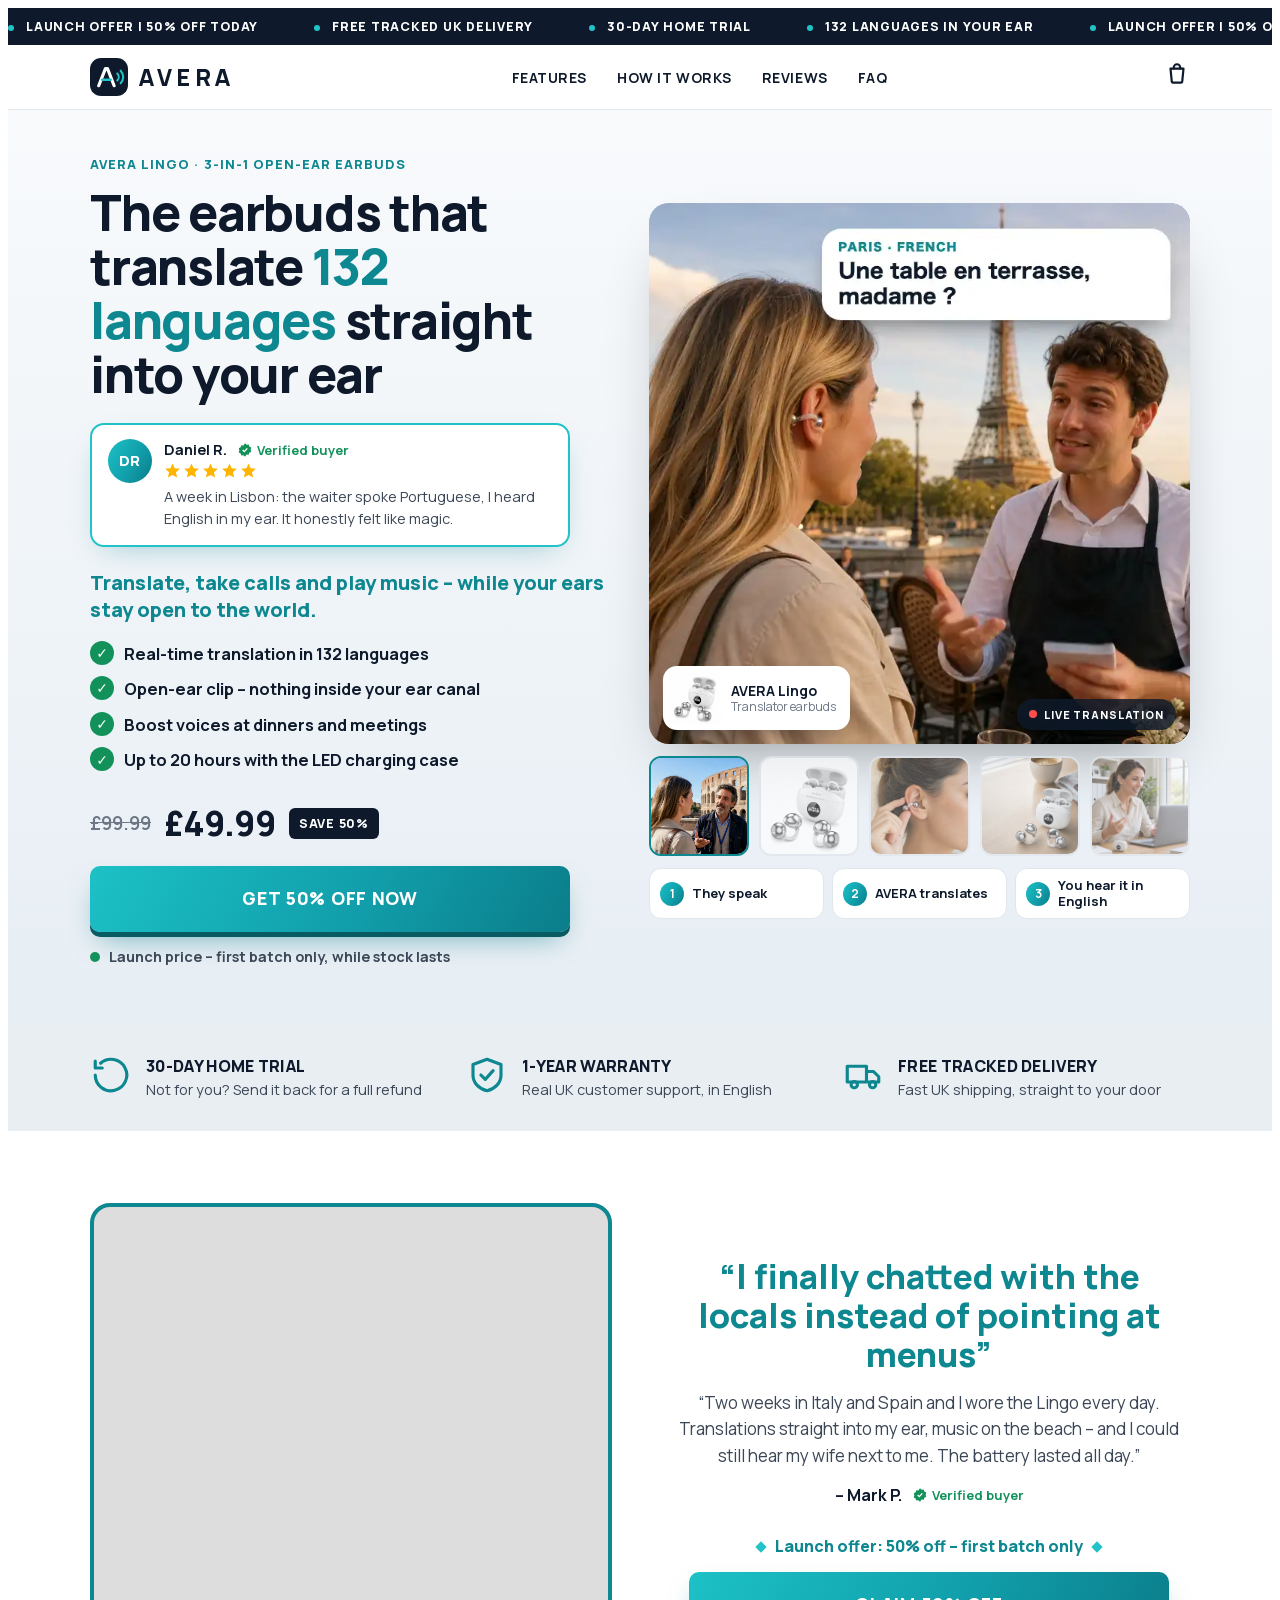
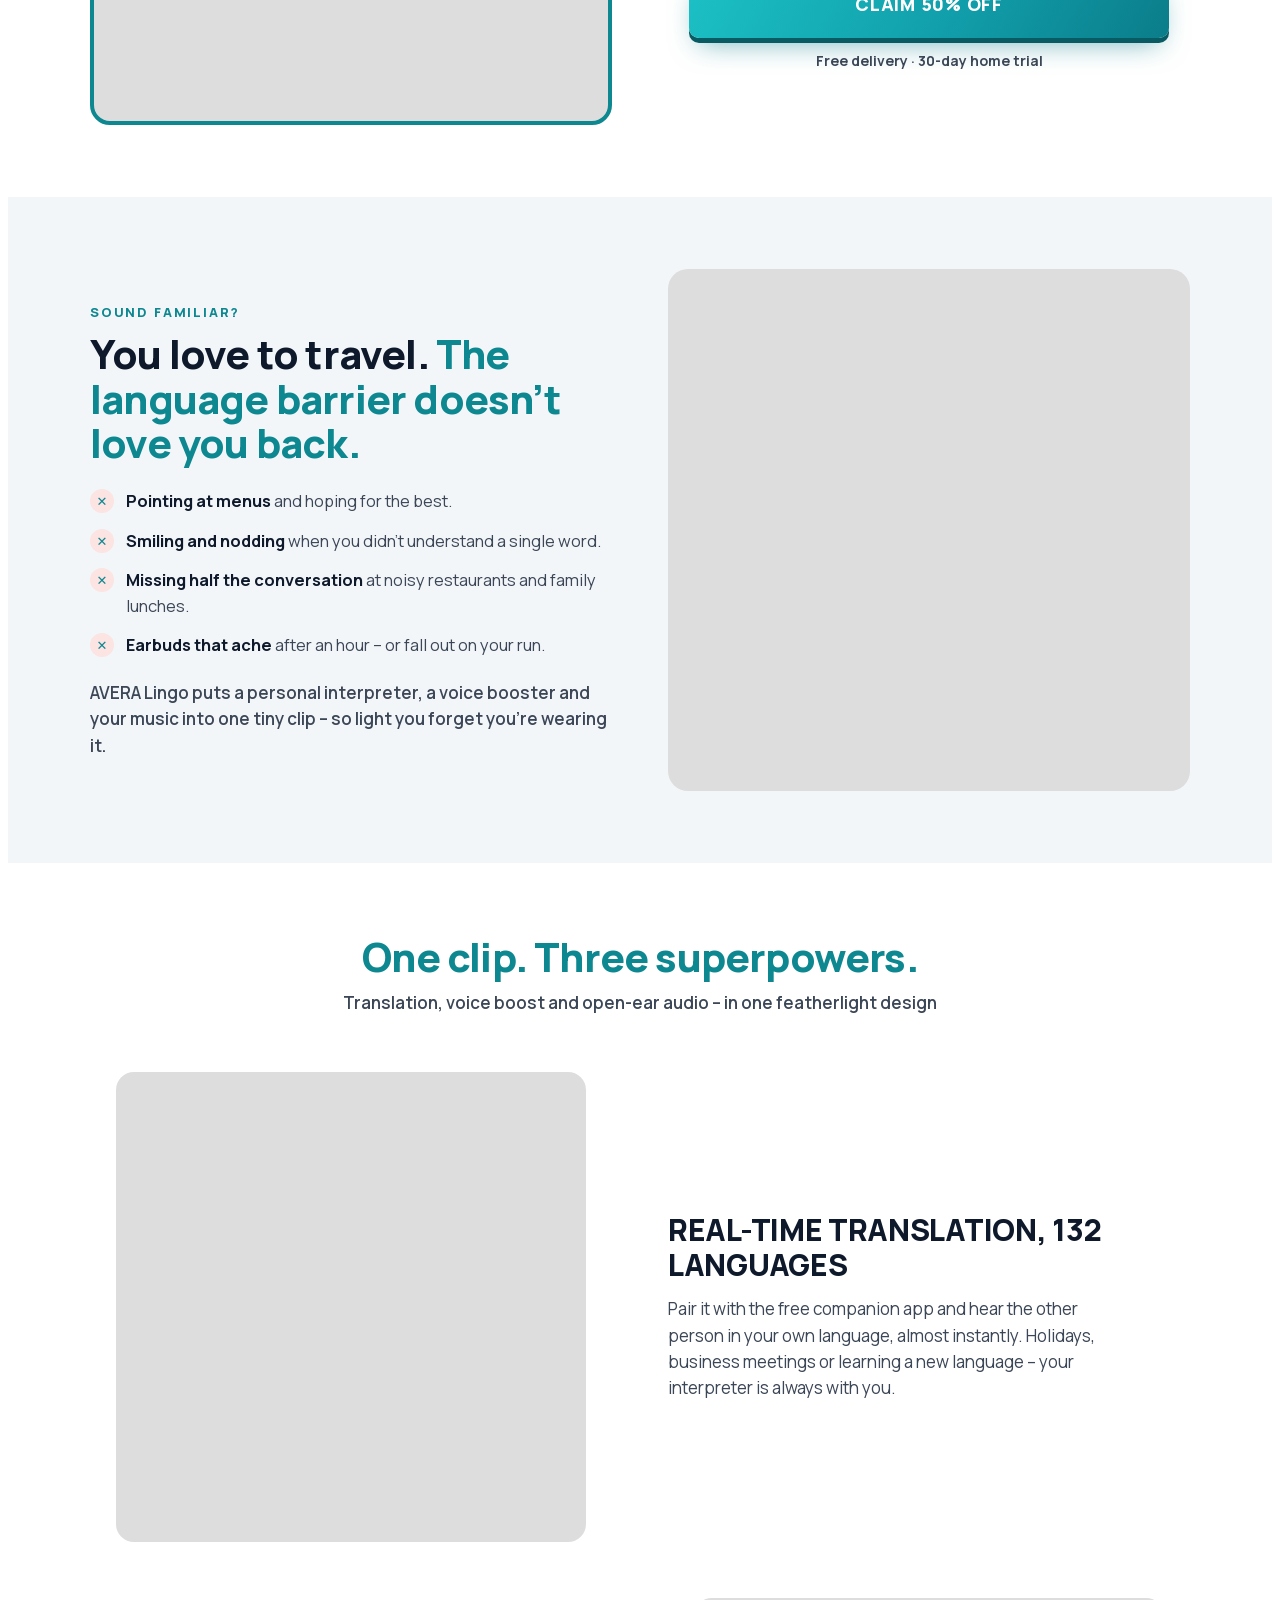
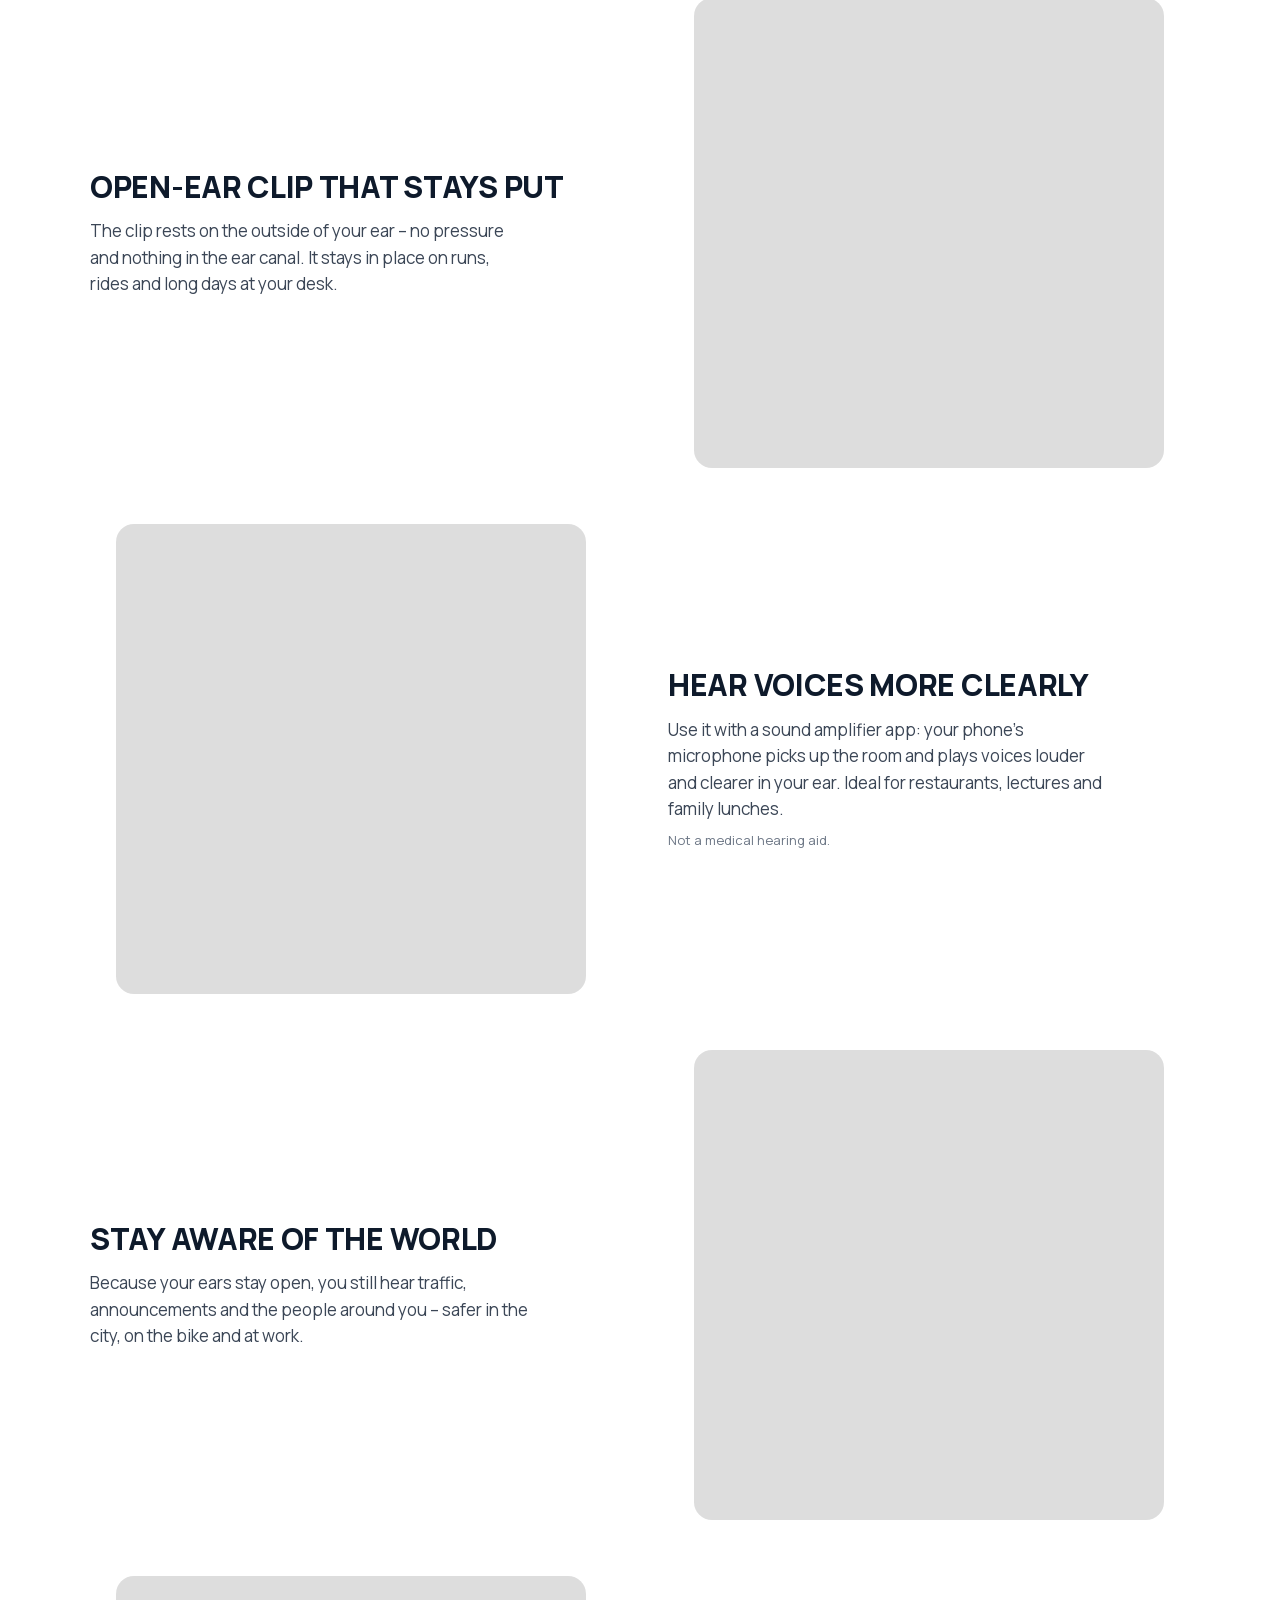
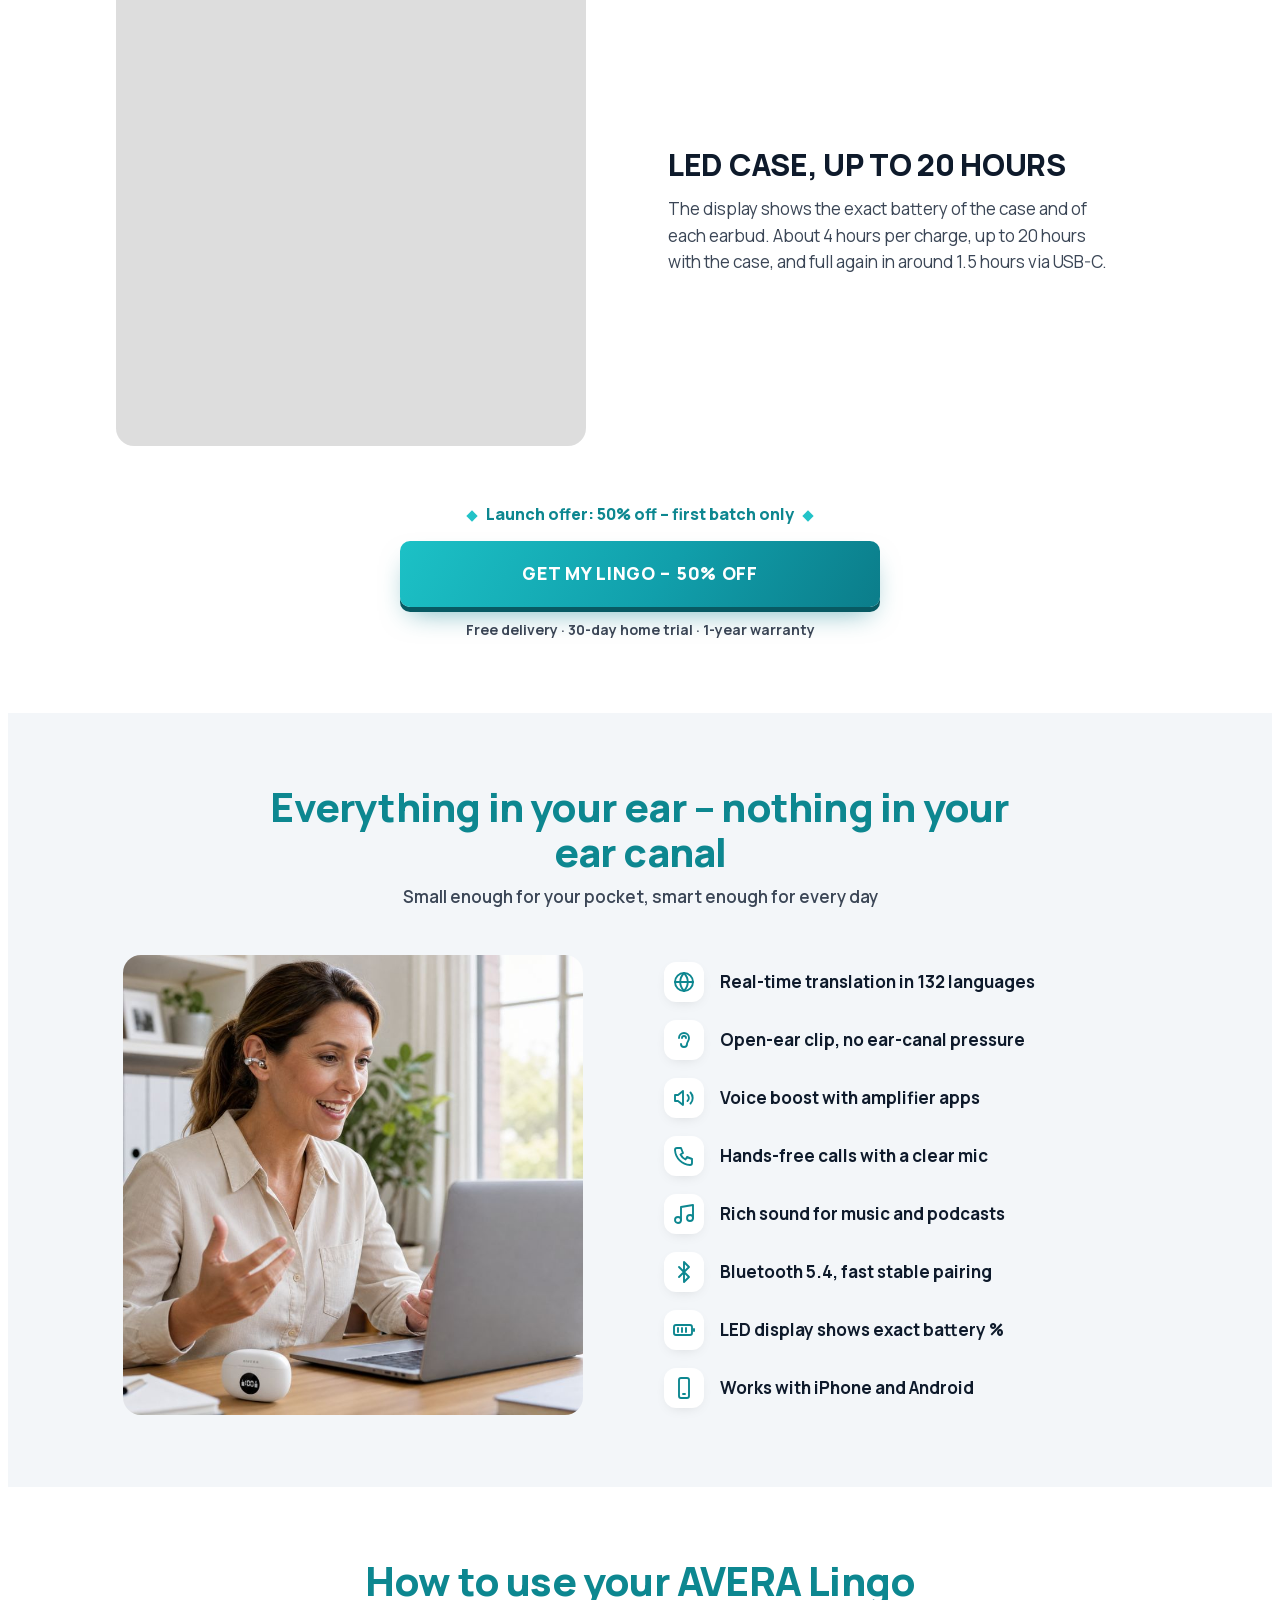
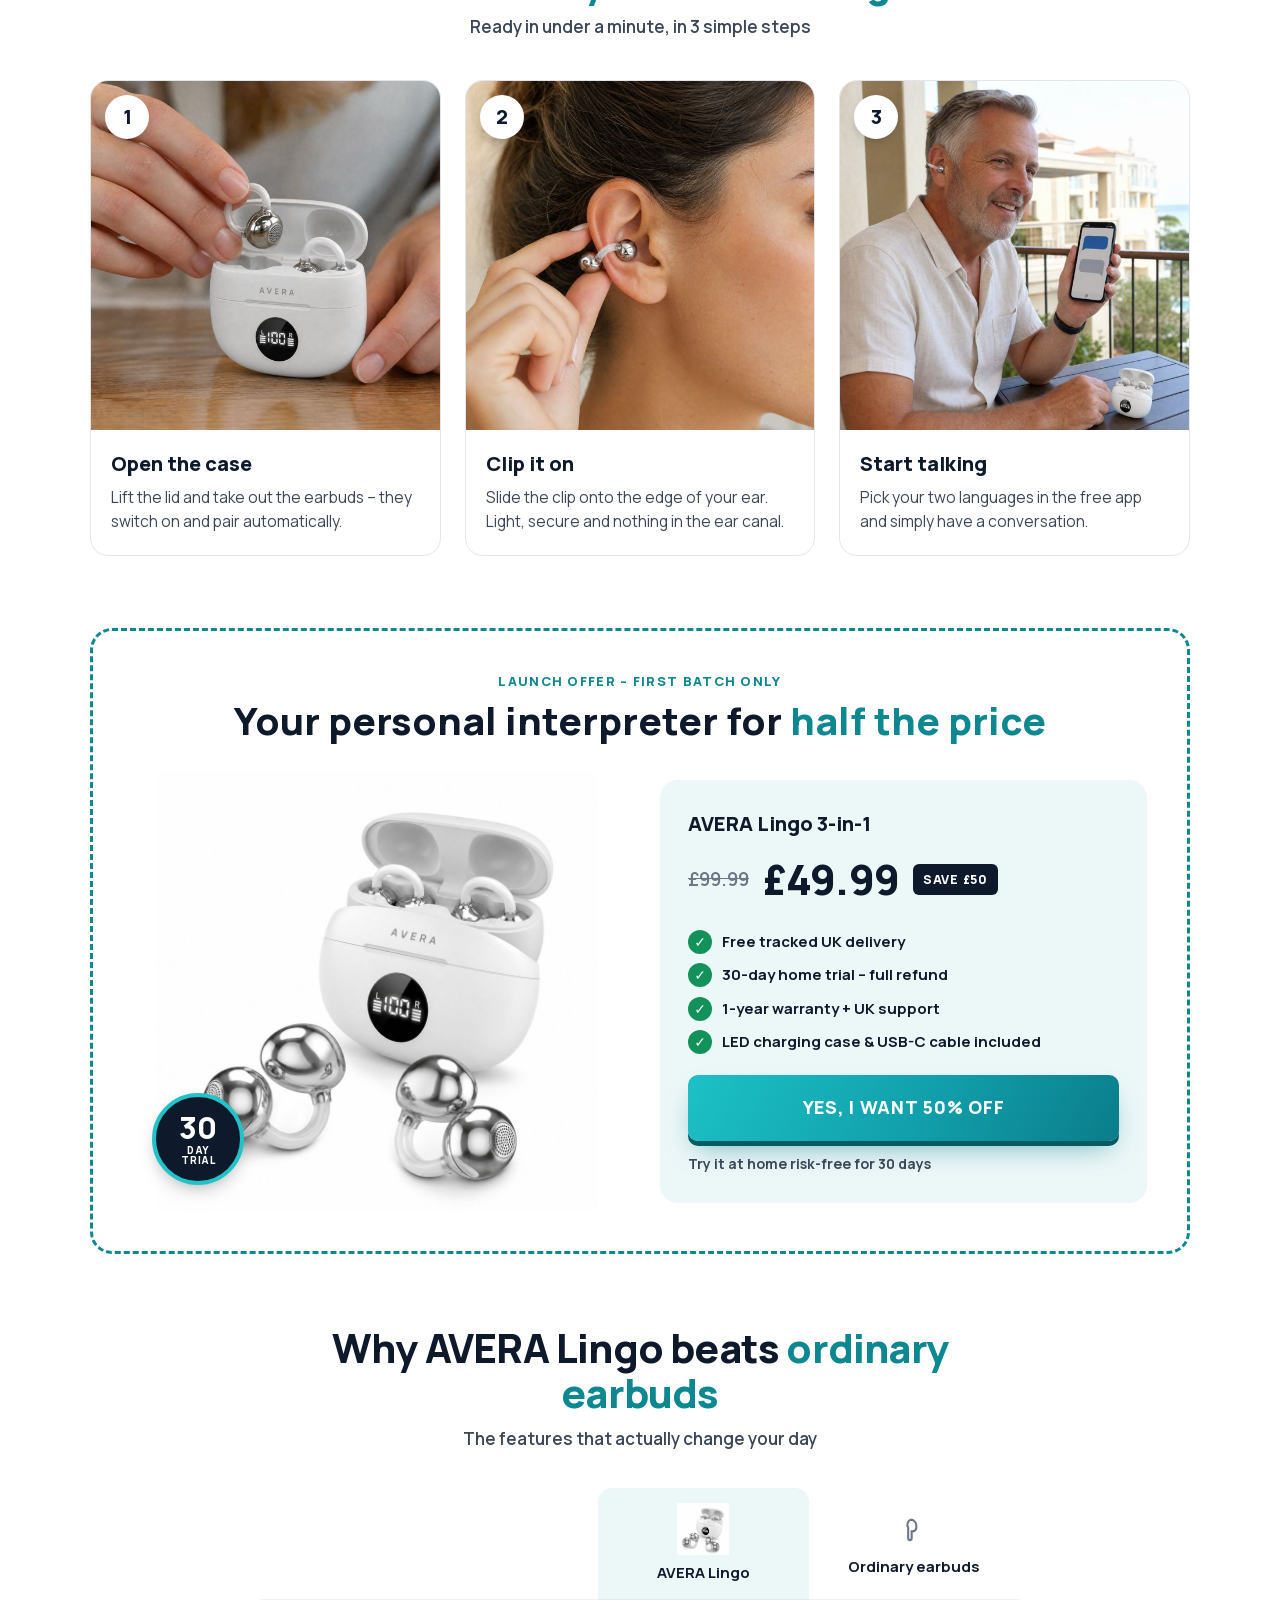
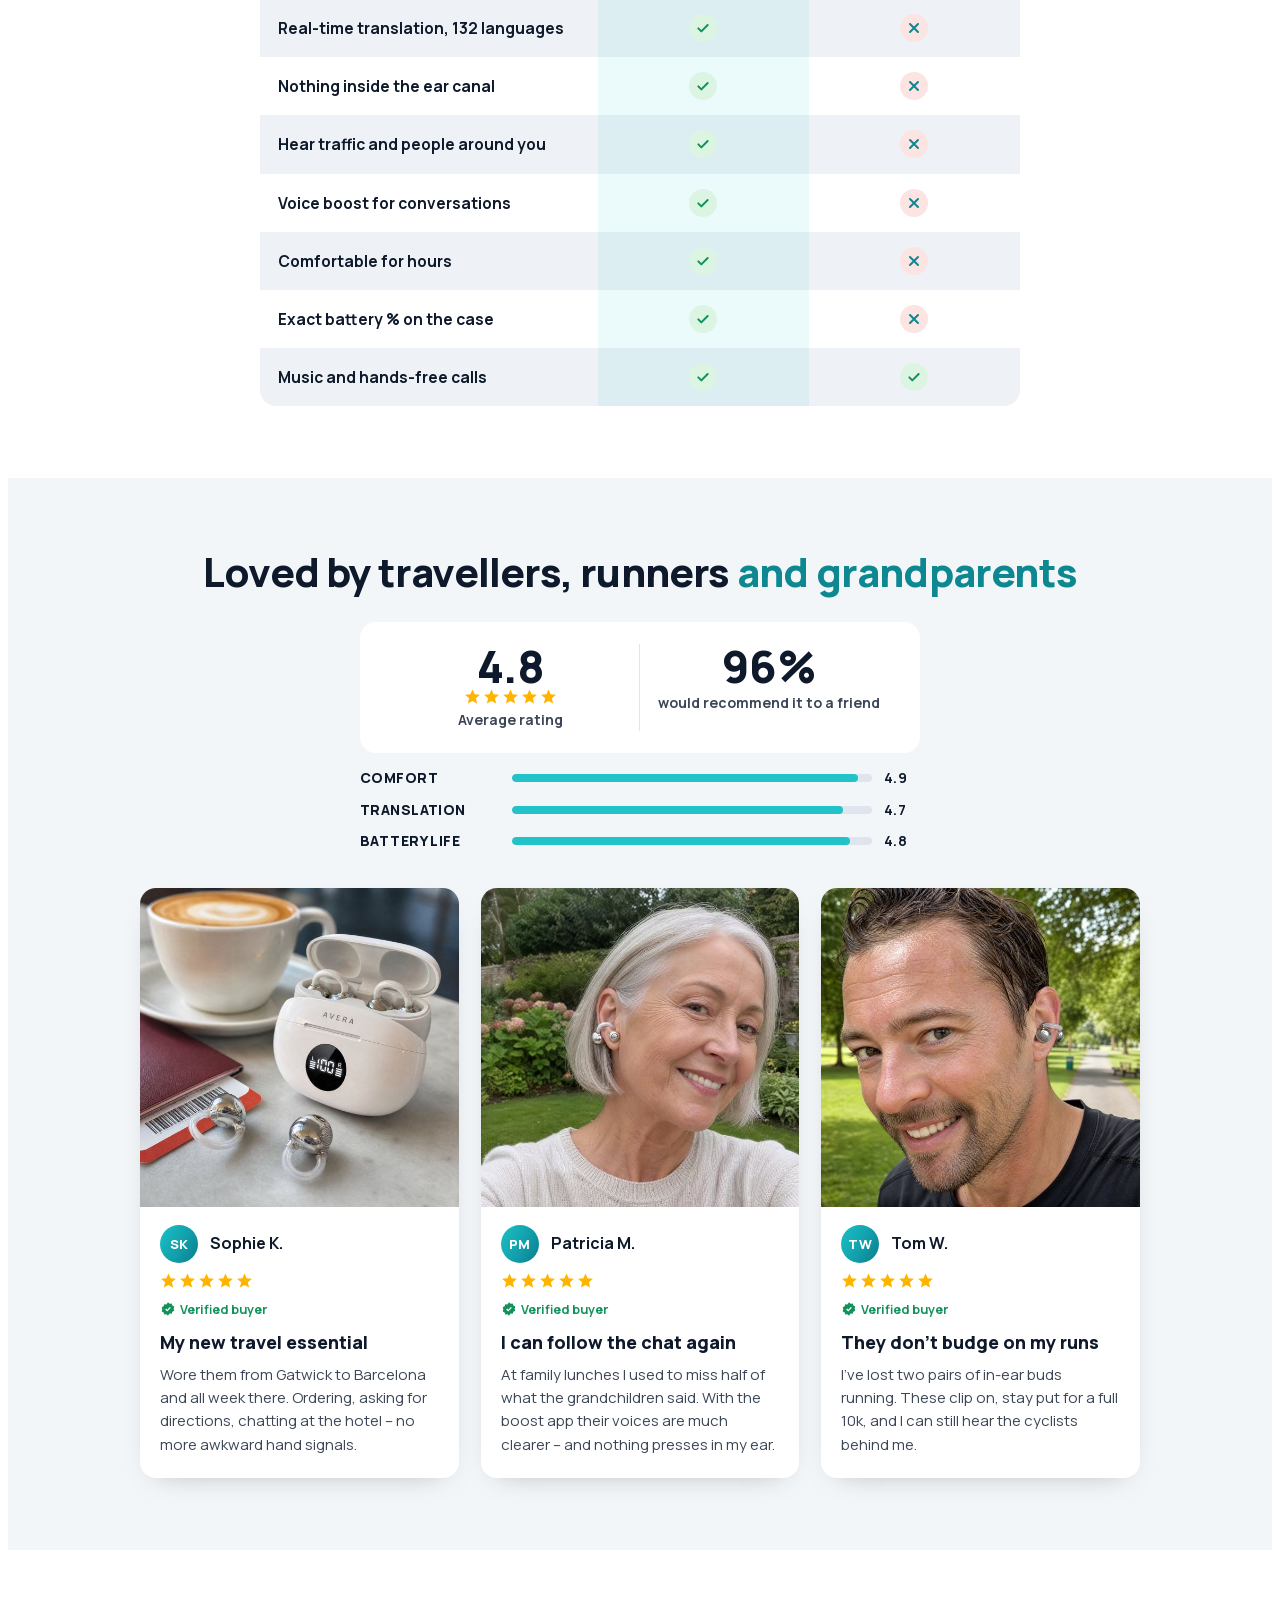
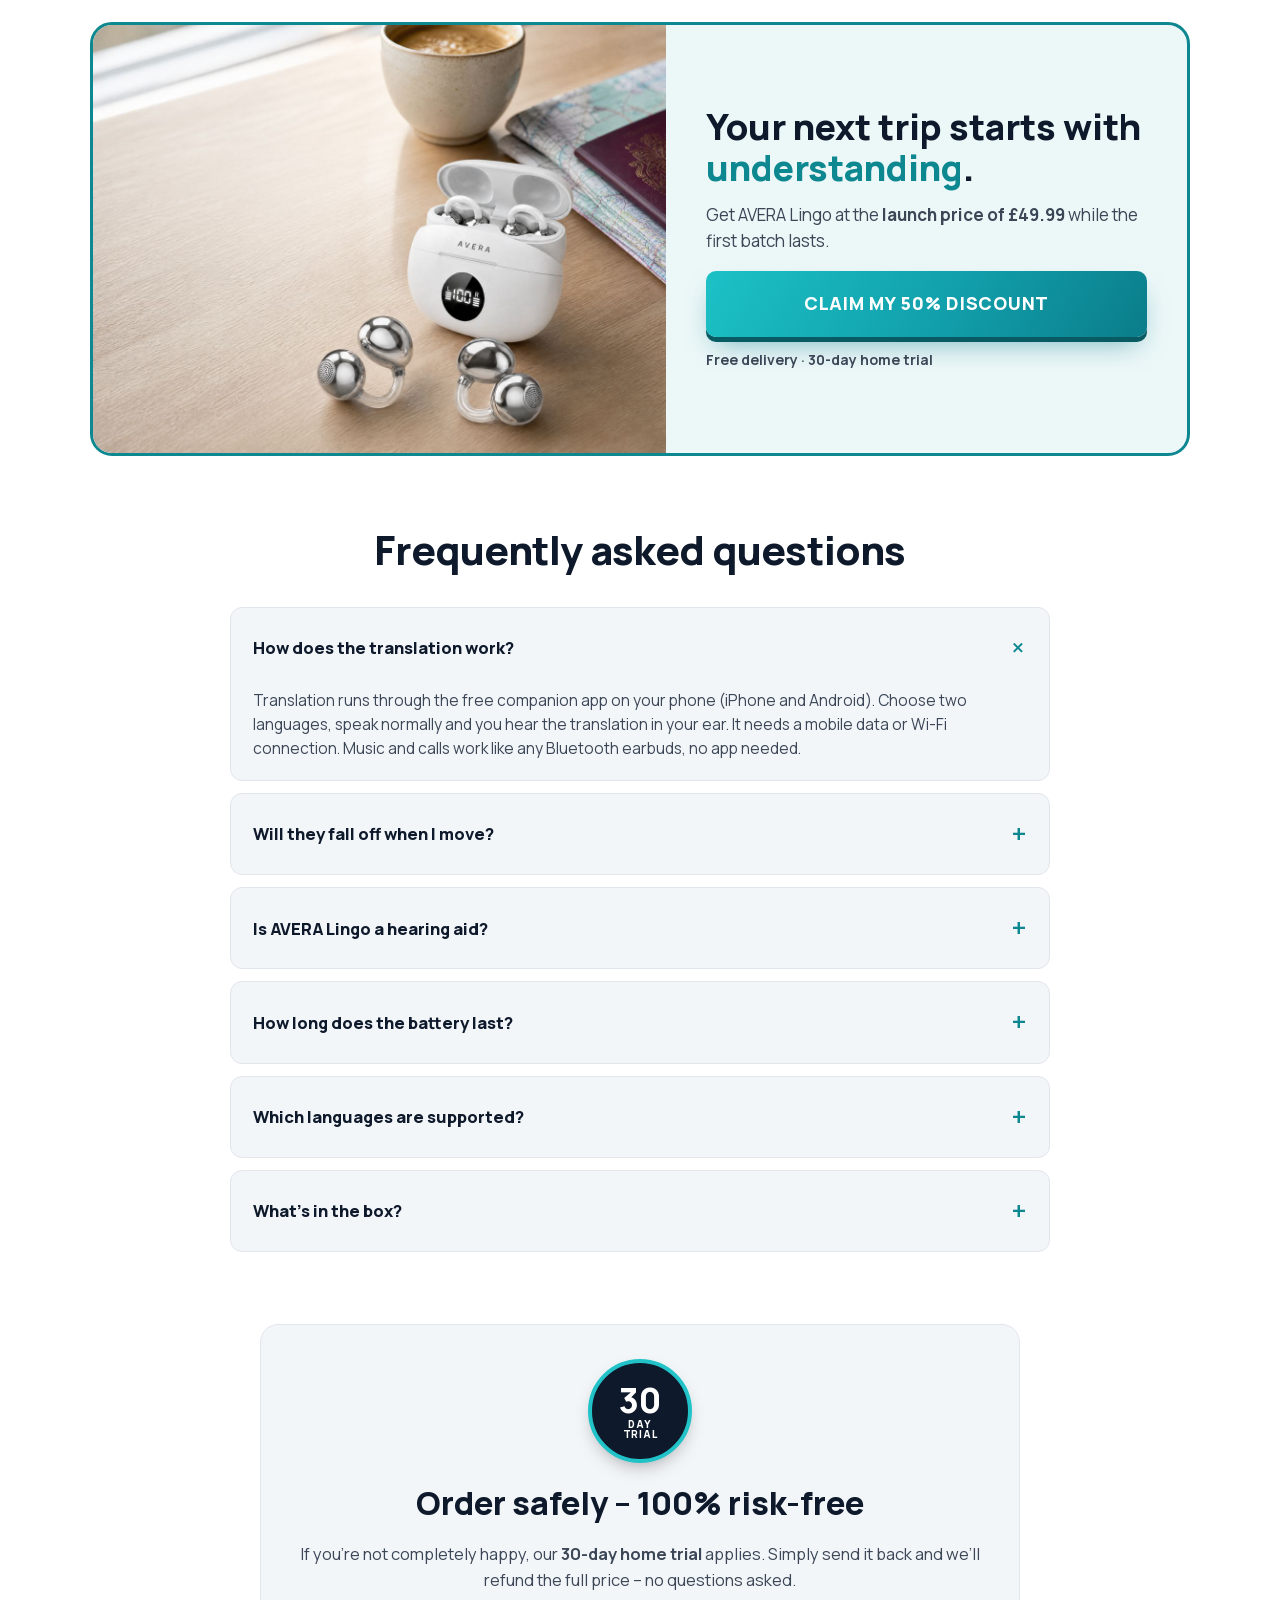
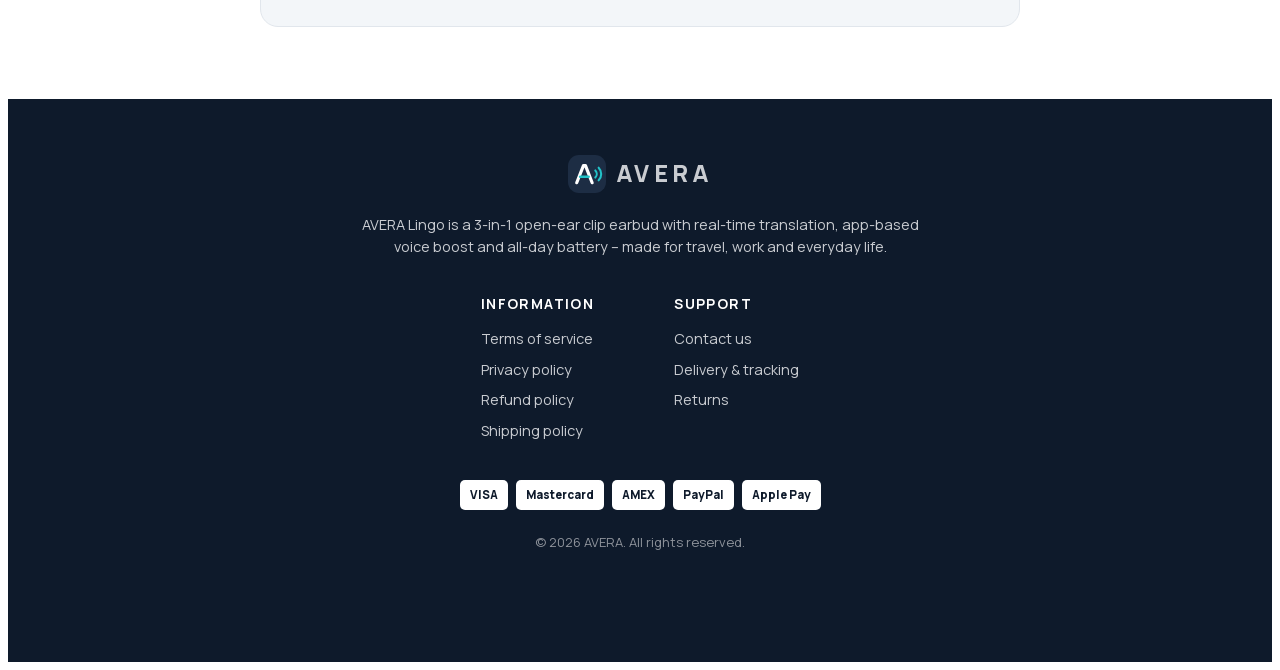
<file: preview.html>
<!DOCTYPE html>
<html lang="en-GB">
<head>
<meta charset="utf-8">
<meta name="viewport" content="width=device-width,initial-scale=1">
<title>AVERA Lingo – 3-in-1 open-ear translator earbuds</title>
<meta name="description" content="AVERA Lingo: open-ear clip earbuds with real-time translation in 132 languages, app-based voice boost and up to 20 hours with the LED charging case. 30-day home trial.">
<link rel="stylesheet" href="preview.css">
</head>
<body>
<div class="aw">

<div class="aw-bar"><div class="aw-bar-track">
<span>LAUNCH OFFER | 50% OFF TODAY</span><span>FREE TRACKED UK DELIVERY</span><span>30-DAY HOME TRIAL</span><span>132 LANGUAGES IN YOUR EAR</span>
<span>LAUNCH OFFER | 50% OFF TODAY</span><span>FREE TRACKED UK DELIVERY</span><span>30-DAY HOME TRIAL</span><span>132 LANGUAGES IN YOUR EAR</span>
</div></div>

<header class="aw-head"><div class="aw-wrap">
<a class="aw-logo" href="#top"><svg viewBox="0 0 48 48"><rect width="48" height="48" rx="14" fill="#0e1a2b"/><path d="M11 35L19.5 13.5h2.6L30.5 35" fill="none" stroke="#fff" stroke-width="4" stroke-linecap="round" stroke-linejoin="round"/><path d="M15.5 27.5H26" stroke="#22c3c8" stroke-width="3.4" stroke-linecap="round"/><path d="M34.5 19.5a6.5 6.5 0 0 1 0 9M38.7 16a11.5 11.5 0 0 1 0 16" fill="none" stroke="#22c3c8" stroke-width="2.6" stroke-linecap="round"/></svg>AVERA</a>
<nav class="aw-nav"><a href="#features">Features</a><a href="#how">How it works</a><a href="#reviews">Reviews</a><a href="#faq">FAQ</a></nav>
<a class="aw-cart" href="/checkout"><svg viewBox="0 0 24 24" fill="none" stroke="currentColor" stroke-width="2" stroke-linecap="round"><path d="M6 7h12l-1.2 12.2a1 1 0 0 1-1 .8H8.2a1 1 0 0 1-1-.8z"/><path d="M9 7V6a3 3 0 0 1 6 0v1"/></svg></a>
</div></header>

<section class="aw-hero" id="top"><div class="aw-wrap aw-hero-in">
<p class="aw-eyebrow">AVERA Lingo &middot; 3-in-1 open-ear earbuds</p>
<h1>The earbuds that translate <em>132 languages</em> straight into your ear</h1>
<div class="aw-hero-media aw-gal">
<div class="aw-gal-main">
<div class="aw-m1 aw-demo"><img src="assets/hero-travel.webp" alt="Travellers in Rome, Paris, Barcelona and Tokyo hearing locals translated into English by AVERA Lingo">
<span class="aw-live"><i></i>LIVE TRANSLATION</span>
<div class="aw-pcard"><img src="assets/pack.jpg" alt=""><span><b>AVERA Lingo</b>Translator earbuds</span></div>
</div>
<img class="aw-m2 aw-pk" src="assets/pack.jpg" alt="AVERA Lingo open-ear earbuds and LED charging case">
<img class="aw-m3" src="assets/s2.jpg" alt="AVERA Lingo clip earbud worn on the ear">
<img class="aw-m4" src="assets/final.jpg" alt="AVERA Lingo on a travel desk with a passport">
<img class="aw-m5" src="assets/office.jpg" alt="Woman on a video call wearing AVERA Lingo">
</div>
<div class="aw-thumbs">
<label class="aw-t1"><input type="radio" name="awg" checked><img src="assets/hero-travel-poster.jpg" alt=""></label>
<label class="aw-t2"><input type="radio" name="awg"><img src="assets/pack.jpg" alt=""></label>
<label class="aw-t3"><input type="radio" name="awg"><img src="assets/s2.jpg" alt=""></label>
<label class="aw-t4"><input type="radio" name="awg"><img src="assets/final.jpg" alt=""></label>
<label class="aw-t5"><input type="radio" name="awg"><img src="assets/office.jpg" alt=""></label>
</div>
<div class="aw-how3"><span><b>1</b>They speak</span><span><b>2</b>AVERA translates</span><span><b>3</b>You hear it in English</span></div>
</div>
<div class="aw-hero-copy">
<div class="aw-review">
<div class="aw-av">DR</div>
<div><p class="aw-review-top"><b>Daniel R.</b><span class="aw-ver"><svg viewBox="0 0 24 24"><path d="M12 2l2.4 2.2 3.2-.4.9 3.1 2.9 1.5-.9 3.1.9 3.1-2.9 1.5-.9 3.1-3.2-.4L12 22l-2.4-2.2-3.2.4-.9-3.1-2.9-1.5.9-3.1-.9-3.1 2.9-1.5.9-3.1 3.2.4z"/><path d="M8.5 12l2.4 2.4 4.6-4.8" fill="none" stroke="#fff" stroke-width="2"/></svg>Verified buyer</span></p>
<span class="aw-stars"><svg viewBox="0 0 24 24"><path d="M12 2l3 6.9 7.5.7-5.7 5 1.7 7.4L12 18.3 5.5 22l1.7-7.4-5.7-5 7.5-.7z"/></svg><svg viewBox="0 0 24 24"><path d="M12 2l3 6.9 7.5.7-5.7 5 1.7 7.4L12 18.3 5.5 22l1.7-7.4-5.7-5 7.5-.7z"/></svg><svg viewBox="0 0 24 24"><path d="M12 2l3 6.9 7.5.7-5.7 5 1.7 7.4L12 18.3 5.5 22l1.7-7.4-5.7-5 7.5-.7z"/></svg><svg viewBox="0 0 24 24"><path d="M12 2l3 6.9 7.5.7-5.7 5 1.7 7.4L12 18.3 5.5 22l1.7-7.4-5.7-5 7.5-.7z"/></svg><svg viewBox="0 0 24 24"><path d="M12 2l3 6.9 7.5.7-5.7 5 1.7 7.4L12 18.3 5.5 22l1.7-7.4-5.7-5 7.5-.7z"/></svg></span>
<p>A week in Lisbon: the waiter spoke Portuguese, I heard English in my ear. It honestly felt like magic.</p></div>
</div>
<p class="aw-hook">Translate, take calls and play music – while your ears stay open to the world.</p>
<ul class="aw-ticks">
<li>Real-time translation in 132 languages</li>
<li>Open-ear clip – nothing inside your ear canal</li>
<li>Boost voices at dinners and meetings</li>
<li>Up to 20 hours with the LED charging case</li>
</ul>
<div class="aw-price"><span class="aw-old">£99.99</span><strong>£49.99</strong><span>SAVE 50%</span></div>
<a class="aw-cta" href="/checkout">GET 50% OFF NOW</a>
<p class="aw-stock"><i></i>Launch price – first batch only, while stock lasts</p>
</div>
</div></section>

<section class="aw-trust"><div class="aw-wrap aw-trust-in">
<div><svg viewBox="0 0 24 24"><path d="M3 12a9 9 0 1 0 3-6.7"/><path d="M3 4v4h4"/></svg><div><b>30-DAY HOME TRIAL</b><p>Not for you? Send it back for a full refund</p></div></div>
<div><svg viewBox="0 0 24 24"><path d="M12 3l8 3v6c0 4.5-3.4 8-8 9-4.6-1-8-4.5-8-9V6z"/><path d="M8.5 12l2.5 2.5 4.5-5"/></svg><div><b>1-YEAR WARRANTY</b><p>Real UK customer support, in English</p></div></div>
<div><svg viewBox="0 0 24 24"><path d="M3 7h11v9H3zM14 10h4l3 3v3h-7z"/><circle cx="7" cy="17.5" r="1.8"/><circle cx="17.5" cy="17.5" r="1.8"/></svg><div><b>FREE TRACKED DELIVERY</b><p>Fast UK shipping, straight to your door</p></div></div>
</div></section>

<section class="aw-sec"><div class="aw-wrap aw-split">
<div class="aw-frame"><video src="assets/s-ugc.mp4" autoplay muted loop playsinline preload="auto"></video></div>
<div class="aw-quote">
<h2>“I finally chatted with the locals instead of pointing at menus”</h2>
<p>“Two weeks in Italy and Spain and I wore the Lingo every day. Translations straight into my ear, music on the beach – and I could still hear my wife next to me. The battery lasted all day.”</p>
<p class="aw-quote-by"><b>– Mark P.</b><span class="aw-ver"><svg viewBox="0 0 24 24"><path d="M12 2l2.4 2.2 3.2-.4.9 3.1 2.9 1.5-.9 3.1.9 3.1-2.9 1.5-.9 3.1-3.2-.4L12 22l-2.4-2.2-3.2.4-.9-3.1-2.9-1.5.9-3.1-.9-3.1 2.9-1.5.9-3.1 3.2.4z"/><path d="M8.5 12l2.4 2.4 4.6-4.8" fill="none" stroke="#fff" stroke-width="2"/></svg>Verified buyer</span></p>
<p class="aw-flash">Launch offer: 50% off – first batch only</p>
<a class="aw-cta" href="/checkout">CLAIM 50% OFF</a>
<p class="aw-note">Free delivery · 30-day home trial</p>
</div>
</div></section>

<section class="aw-sec aw-soft"><div class="aw-wrap aw-split aw-split--rev">
<div class="aw-frame aw-frame--plain"><video src="assets/s-problem.mp4" autoplay muted loop playsinline preload="auto"></video></div>
<div>
<p class="aw-eyebrow">Sound familiar?</p>
<h2 class="aw-h2">You love to travel. <em>The language barrier doesn’t love you back.</em></h2>
<ul class="aw-cross">
<li><b>Pointing at menus</b> and hoping for the best.</li>
<li><b>Smiling and nodding</b> when you didn’t understand a single word.</li>
<li><b>Missing half the conversation</b> at noisy restaurants and family lunches.</li>
<li><b>Earbuds that ache</b> after an hour – or fall out on your run.</li>
</ul>
<p class="aw-lead">AVERA Lingo puts a personal interpreter, a voice booster and your music into one tiny clip – so light you forget you’re wearing it.</p>
</div>
</div></section>

<section class="aw-sec" id="features"><div class="aw-wrap">
<div class="aw-center"><h2 class="aw-h2"><em>One clip. Three superpowers.</em></h2><p class="aw-sub">Translation, voice boost and open-ear audio – in one featherlight design</p></div>
<div class="aw-feat">
<div class="aw-feat-media"><video src="assets/s-translate.mp4" autoplay muted loop playsinline preload="auto"></video></div>
<div class="aw-feat-txt"><h3>REAL-TIME TRANSLATION, 132 LANGUAGES</h3><p>Pair it with the free companion app and hear the other person in your own language, almost instantly. Holidays, business meetings or learning a new language – your interpreter is always with you.</p></div>
</div>
<div class="aw-feat aw-feat--rev">
<div class="aw-feat-media"><video src="assets/s-fit.mp4" autoplay muted loop playsinline preload="auto"></video></div>
<div class="aw-feat-txt"><h3>OPEN-EAR CLIP THAT STAYS PUT</h3><p>The clip rests on the outside of your ear – no pressure and nothing in the ear canal. It stays in place on runs, rides and long days at your desk.</p></div>
</div>
<div class="aw-feat">
<div class="aw-feat-media"><video src="assets/s-boost.mp4" autoplay muted loop playsinline preload="auto"></video></div>
<div class="aw-feat-txt"><h3>HEAR VOICES MORE CLEARLY</h3><p>Use it with a sound amplifier app: your phone’s microphone picks up the room and plays voices louder and clearer in your ear. Ideal for restaurants, lectures and family lunches.<small class="aw-tiny">Not a medical hearing aid.</small></p></div>
</div>
<div class="aw-feat aw-feat--rev">
<div class="aw-feat-media"><video src="assets/s-aware.mp4" autoplay muted loop playsinline preload="auto"></video></div>
<div class="aw-feat-txt"><h3>STAY AWARE OF THE WORLD</h3><p>Because your ears stay open, you still hear traffic, announcements and the people around you – safer in the city, on the bike and at work.</p></div>
</div>
<div class="aw-feat">
<div class="aw-feat-media"><video src="assets/s-case.mp4" autoplay muted loop playsinline preload="auto"></video></div>
<div class="aw-feat-txt"><h3>LED CASE, UP TO 20 HOURS</h3><p>The display shows the exact battery of the case and of each earbud. About 4 hours per charge, up to 20 hours with the case, and full again in around 1.5 hours via USB-C.</p></div>
</div>
<div class="aw-center aw-mini-cta"><p class="aw-flash">Launch offer: 50% off – first batch only</p><a class="aw-cta" href="/checkout">GET MY LINGO – 50% OFF</a><p class="aw-note">Free delivery · 30-day home trial · 1-year warranty</p></div>
</div></section>

<section class="aw-sec aw-soft"><div class="aw-wrap aw-benefits">
<div class="aw-center"><h2 class="aw-h2"><em>Everything in your ear – nothing in your ear canal</em></h2><p class="aw-sub">Small enough for your pocket, smart enough for every day</p></div>
<div class="aw-ben-in">
<img src="assets/office.jpg" alt="Woman on a video call wearing AVERA Lingo">
<ul class="aw-icons">
<li><svg viewBox="0 0 24 24"><circle cx="12" cy="12" r="9"/><path d="M3 12h18M12 3c2.5 2.7 3.8 5.7 3.8 9s-1.3 6.3-3.8 9c-2.5-2.7-3.8-5.7-3.8-9S9.5 5.7 12 3z"/></svg>Real-time translation in 132 languages</li>
<li><svg viewBox="0 0 24 24"><path d="M7 10a5 5 0 0 1 10 0c0 3-2 4-2 6a3 3 0 0 1-6 0"/><path d="M10 10a2 2 0 0 1 4 0"/></svg>Open-ear clip, no ear-canal pressure</li>
<li><svg viewBox="0 0 24 24"><path d="M11 5L6 9H3v6h3l5 4z"/><path d="M15.5 9a4 4 0 0 1 0 6M18.5 6.5a8 8 0 0 1 0 11"/></svg>Voice boost with amplifier apps</li>
<li><svg viewBox="0 0 24 24"><path d="M5 4h4l2 5-2.5 1.5a11 11 0 0 0 5 5L15 13l5 2v4a2 2 0 0 1-2 2A16 16 0 0 1 3 6a2 2 0 0 1 2-2"/></svg>Hands-free calls with a clear mic</li>
<li><svg viewBox="0 0 24 24"><path d="M9 18V5l12-2v13"/><circle cx="6" cy="18" r="3"/><circle cx="18" cy="16" r="3"/></svg>Rich sound for music and podcasts</li>
<li><svg viewBox="0 0 24 24"><path d="M7 7l10 10-5 5V2l5 5L7 17"/></svg>Bluetooth 5.4, fast stable pairing</li>
<li><svg viewBox="0 0 24 24"><rect x="2" y="7" width="18" height="10" rx="2"/><path d="M22 11v2M6 10v4M10 10v4M14 10v4"/></svg>LED display shows exact battery %</li>
<li><svg viewBox="0 0 24 24"><rect x="7" y="2" width="10" height="20" rx="2"/><path d="M11 18h2"/></svg>Works with iPhone and Android</li>
</ul>
</div>
</div></section>

<section class="aw-sec" id="how"><div class="aw-wrap">
<div class="aw-center"><h2 class="aw-h2"><em>How to use your AVERA Lingo</em></h2><p class="aw-sub">Ready in under a minute, in 3 simple steps</p></div>
<div class="aw-steps">
<div class="aw-step"><div class="aw-step-img"><img src="assets/s1.jpg" alt="Taking an earbud out of the case"><span>1</span></div><div class="aw-step-txt"><h3>Open the case</h3><p>Lift the lid and take out the earbuds – they switch on and pair automatically.</p></div></div>
<div class="aw-step"><div class="aw-step-img"><img src="assets/s2.jpg" alt="Clipping the earbud onto the ear"><span>2</span></div><div class="aw-step-txt"><h3>Clip it on</h3><p>Slide the clip onto the edge of your ear. Light, secure and nothing in the ear canal.</p></div></div>
<div class="aw-step"><div class="aw-step-img"><img src="assets/s3.jpg" alt="Using the translation app on a phone"><span>3</span></div><div class="aw-step-txt"><h3>Start talking</h3><p>Pick your two languages in the free app and simply have a conversation.</p></div></div>
</div>
<p class="aw-swipe">Swipe to see all 3 steps</p>
</div></section>

<section class="aw-sec" style="padding-top:0"><div class="aw-wrap">
<div class="aw-offer">
<p class="aw-offer-k">Launch offer – first batch only</p>
<h2>Your personal interpreter for <em>half the price</em></h2>
<div class="aw-offer-in">
<div class="aw-offer-img"><img src="assets/pack.jpg" alt="AVERA Lingo earbuds and charging case"><span class="aw-seal">30<small>DAY<br>TRIAL</small></span></div>
<div class="aw-offer-box">
<p class="aw-offer-name">AVERA Lingo 3-in-1</p>
<div class="aw-price aw-price--big"><span class="aw-old">£99.99</span><strong>£49.99</strong><span>SAVE £50</span></div>
<ul class="aw-ticks aw-ticks--sm">
<li>Free tracked UK delivery</li>
<li>30-day home trial – full refund</li>
<li>1-year warranty + UK support</li>
<li>LED charging case &amp; USB-C cable included</li>
</ul>
<a class="aw-cta aw-cta--pulse" href="/checkout">YES, I WANT 50% OFF</a>
<p class="aw-note">Try it at home risk-free for 30 days</p>
</div>
</div>
</div>
</div></section>

<section class="aw-sec" style="padding-top:0"><div class="aw-wrap">
<div class="aw-center"><h2 class="aw-h2">Why AVERA Lingo beats <em>ordinary earbuds</em></h2><p class="aw-sub">The features that actually change your day</p></div>
<div class="aw-compare">
<div class="aw-row aw-row--head"><div></div><div><img src="assets/pack.jpg" alt=""><b>AVERA Lingo</b></div><div><svg class="aw-bud" viewBox="0 0 24 24"><path d="M9 4a5 5 0 0 1 5 5v2a3 3 0 0 1-3 3h-1v6a1.5 1.5 0 0 1-3 0v-9a5 5 0 0 1 2-7"/></svg><b>Ordinary earbuds</b></div></div>
<div class="aw-row"><div>Real-time translation, 132 languages</div><div><span class="aw-yes"><svg viewBox="0 0 24 24"><path d="M5 12.5l4.5 4.5L19 7.5"/></svg></span></div><div><span class="aw-no"><svg viewBox="0 0 24 24"><path d="M6 6l12 12M18 6L6 18"/></svg></span></div></div>
<div class="aw-row"><div>Nothing inside the ear canal</div><div><span class="aw-yes"><svg viewBox="0 0 24 24"><path d="M5 12.5l4.5 4.5L19 7.5"/></svg></span></div><div><span class="aw-no"><svg viewBox="0 0 24 24"><path d="M6 6l12 12M18 6L6 18"/></svg></span></div></div>
<div class="aw-row"><div>Hear traffic and people around you</div><div><span class="aw-yes"><svg viewBox="0 0 24 24"><path d="M5 12.5l4.5 4.5L19 7.5"/></svg></span></div><div><span class="aw-no"><svg viewBox="0 0 24 24"><path d="M6 6l12 12M18 6L6 18"/></svg></span></div></div>
<div class="aw-row"><div>Voice boost for conversations</div><div><span class="aw-yes"><svg viewBox="0 0 24 24"><path d="M5 12.5l4.5 4.5L19 7.5"/></svg></span></div><div><span class="aw-no"><svg viewBox="0 0 24 24"><path d="M6 6l12 12M18 6L6 18"/></svg></span></div></div>
<div class="aw-row"><div>Comfortable for hours</div><div><span class="aw-yes"><svg viewBox="0 0 24 24"><path d="M5 12.5l4.5 4.5L19 7.5"/></svg></span></div><div><span class="aw-no"><svg viewBox="0 0 24 24"><path d="M6 6l12 12M18 6L6 18"/></svg></span></div></div>
<div class="aw-row"><div>Exact battery % on the case</div><div><span class="aw-yes"><svg viewBox="0 0 24 24"><path d="M5 12.5l4.5 4.5L19 7.5"/></svg></span></div><div><span class="aw-no"><svg viewBox="0 0 24 24"><path d="M6 6l12 12M18 6L6 18"/></svg></span></div></div>
<div class="aw-row"><div>Music and hands-free calls</div><div><span class="aw-yes"><svg viewBox="0 0 24 24"><path d="M5 12.5l4.5 4.5L19 7.5"/></svg></span></div><div><span class="aw-yes"><svg viewBox="0 0 24 24"><path d="M5 12.5l4.5 4.5L19 7.5"/></svg></span></div></div>
</div>
</div></section>

<section class="aw-sec aw-soft" id="reviews"><div class="aw-wrap">
<div class="aw-rev-box">
<h2 class="aw-h2 aw-tc">Loved by travellers, runners <em>and grandparents</em></h2>
<div class="aw-score">
<div class="aw-score-l"><b>4.8</b><span class="aw-stars"><svg viewBox="0 0 24 24"><path d="M12 2l3 6.9 7.5.7-5.7 5 1.7 7.4L12 18.3 5.5 22l1.7-7.4-5.7-5 7.5-.7z"/></svg><svg viewBox="0 0 24 24"><path d="M12 2l3 6.9 7.5.7-5.7 5 1.7 7.4L12 18.3 5.5 22l1.7-7.4-5.7-5 7.5-.7z"/></svg><svg viewBox="0 0 24 24"><path d="M12 2l3 6.9 7.5.7-5.7 5 1.7 7.4L12 18.3 5.5 22l1.7-7.4-5.7-5 7.5-.7z"/></svg><svg viewBox="0 0 24 24"><path d="M12 2l3 6.9 7.5.7-5.7 5 1.7 7.4L12 18.3 5.5 22l1.7-7.4-5.7-5 7.5-.7z"/></svg><svg viewBox="0 0 24 24"><path d="M12 2l3 6.9 7.5.7-5.7 5 1.7 7.4L12 18.3 5.5 22l1.7-7.4-5.7-5 7.5-.7z"/></svg></span><small>Average rating</small></div>
<div class="aw-score-r"><b>96%</b><small>would recommend it to a friend</small></div>
</div>
<div class="aw-bars"><p><span>Comfort</span><i class="aw-b96"></i><b>4.9</b></p><p><span>Translation</span><i class="aw-b92"></i><b>4.7</b></p><p><span>Battery life</span><i class="aw-b94"></i><b>4.8</b></p></div>
<div class="aw-revs">
<div class="aw-rev"><img src="assets/r1.jpg" alt="AVERA Lingo next to a passport at an airport cafe"><div class="aw-rev-b"><div class="aw-rev-h"><div class="aw-av">SK</div><b>Sophie K.</b></div><span class="aw-stars"><svg viewBox="0 0 24 24"><path d="M12 2l3 6.9 7.5.7-5.7 5 1.7 7.4L12 18.3 5.5 22l1.7-7.4-5.7-5 7.5-.7z"/></svg><svg viewBox="0 0 24 24"><path d="M12 2l3 6.9 7.5.7-5.7 5 1.7 7.4L12 18.3 5.5 22l1.7-7.4-5.7-5 7.5-.7z"/></svg><svg viewBox="0 0 24 24"><path d="M12 2l3 6.9 7.5.7-5.7 5 1.7 7.4L12 18.3 5.5 22l1.7-7.4-5.7-5 7.5-.7z"/></svg><svg viewBox="0 0 24 24"><path d="M12 2l3 6.9 7.5.7-5.7 5 1.7 7.4L12 18.3 5.5 22l1.7-7.4-5.7-5 7.5-.7z"/></svg><svg viewBox="0 0 24 24"><path d="M12 2l3 6.9 7.5.7-5.7 5 1.7 7.4L12 18.3 5.5 22l1.7-7.4-5.7-5 7.5-.7z"/></svg></span><span class="aw-ver aw-ver--sm"><svg viewBox="0 0 24 24"><path d="M12 2l2.4 2.2 3.2-.4.9 3.1 2.9 1.5-.9 3.1.9 3.1-2.9 1.5-.9 3.1-3.2-.4L12 22l-2.4-2.2-3.2.4-.9-3.1-2.9-1.5.9-3.1-.9-3.1 2.9-1.5.9-3.1 3.2.4z"/><path d="M8.5 12l2.4 2.4 4.6-4.8" fill="none" stroke="#fff" stroke-width="2"/></svg>Verified buyer</span><h3>My new travel essential</h3><p>Wore them from Gatwick to Barcelona and all week there. Ordering, asking for directions, chatting at the hotel – no more awkward hand signals.</p></div></div>
<div class="aw-rev"><img src="assets/r2.jpg" alt="Older woman wearing AVERA Lingo in her garden"><div class="aw-rev-b"><div class="aw-rev-h"><div class="aw-av">PM</div><b>Patricia M.</b></div><span class="aw-stars"><svg viewBox="0 0 24 24"><path d="M12 2l3 6.9 7.5.7-5.7 5 1.7 7.4L12 18.3 5.5 22l1.7-7.4-5.7-5 7.5-.7z"/></svg><svg viewBox="0 0 24 24"><path d="M12 2l3 6.9 7.5.7-5.7 5 1.7 7.4L12 18.3 5.5 22l1.7-7.4-5.7-5 7.5-.7z"/></svg><svg viewBox="0 0 24 24"><path d="M12 2l3 6.9 7.5.7-5.7 5 1.7 7.4L12 18.3 5.5 22l1.7-7.4-5.7-5 7.5-.7z"/></svg><svg viewBox="0 0 24 24"><path d="M12 2l3 6.9 7.5.7-5.7 5 1.7 7.4L12 18.3 5.5 22l1.7-7.4-5.7-5 7.5-.7z"/></svg><svg viewBox="0 0 24 24"><path d="M12 2l3 6.9 7.5.7-5.7 5 1.7 7.4L12 18.3 5.5 22l1.7-7.4-5.7-5 7.5-.7z"/></svg></span><span class="aw-ver aw-ver--sm"><svg viewBox="0 0 24 24"><path d="M12 2l2.4 2.2 3.2-.4.9 3.1 2.9 1.5-.9 3.1.9 3.1-2.9 1.5-.9 3.1-3.2-.4L12 22l-2.4-2.2-3.2.4-.9-3.1-2.9-1.5.9-3.1-.9-3.1 2.9-1.5.9-3.1 3.2.4z"/><path d="M8.5 12l2.4 2.4 4.6-4.8" fill="none" stroke="#fff" stroke-width="2"/></svg>Verified buyer</span><h3>I can follow the chat again</h3><p>At family lunches I used to miss half of what the grandchildren said. With the boost app their voices are much clearer – and nothing presses in my ear.</p></div></div>
<div class="aw-rev"><img src="assets/r3.jpg" alt="Runner wearing AVERA Lingo after a run"><div class="aw-rev-b"><div class="aw-rev-h"><div class="aw-av">TW</div><b>Tom W.</b></div><span class="aw-stars"><svg viewBox="0 0 24 24"><path d="M12 2l3 6.9 7.5.7-5.7 5 1.7 7.4L12 18.3 5.5 22l1.7-7.4-5.7-5 7.5-.7z"/></svg><svg viewBox="0 0 24 24"><path d="M12 2l3 6.9 7.5.7-5.7 5 1.7 7.4L12 18.3 5.5 22l1.7-7.4-5.7-5 7.5-.7z"/></svg><svg viewBox="0 0 24 24"><path d="M12 2l3 6.9 7.5.7-5.7 5 1.7 7.4L12 18.3 5.5 22l1.7-7.4-5.7-5 7.5-.7z"/></svg><svg viewBox="0 0 24 24"><path d="M12 2l3 6.9 7.5.7-5.7 5 1.7 7.4L12 18.3 5.5 22l1.7-7.4-5.7-5 7.5-.7z"/></svg><svg viewBox="0 0 24 24"><path d="M12 2l3 6.9 7.5.7-5.7 5 1.7 7.4L12 18.3 5.5 22l1.7-7.4-5.7-5 7.5-.7z"/></svg></span><span class="aw-ver aw-ver--sm"><svg viewBox="0 0 24 24"><path d="M12 2l2.4 2.2 3.2-.4.9 3.1 2.9 1.5-.9 3.1.9 3.1-2.9 1.5-.9 3.1-3.2-.4L12 22l-2.4-2.2-3.2.4-.9-3.1-2.9-1.5.9-3.1-.9-3.1 2.9-1.5.9-3.1 3.2.4z"/><path d="M8.5 12l2.4 2.4 4.6-4.8" fill="none" stroke="#fff" stroke-width="2"/></svg>Verified buyer</span><h3>They don’t budge on my runs</h3><p>I’ve lost two pairs of in-ear buds running. These clip on, stay put for a full 10k, and I can still hear the cyclists behind me.</p></div></div>
</div>
</div>
</div></section>

<section class="aw-sec"><div class="aw-wrap">
<div class="aw-final">
<img src="assets/final.jpg" alt="AVERA Lingo on a travel desk with a passport">
<div class="aw-final-txt">
<h2>Your next trip starts with <em>understanding</em>.</h2>
<p>Get AVERA Lingo at the <b>launch price of £49.99</b> while the first batch lasts.</p>
<a class="aw-cta" href="/checkout">CLAIM MY 50% DISCOUNT</a>
<p class="aw-note">Free delivery · 30-day home trial</p>
</div>
</div>
</div></section>

<section class="aw-sec" id="faq" style="padding-top:0"><div class="aw-wrap">
<div class="aw-center"><h2 class="aw-h2">Frequently asked questions</h2></div>
<div class="aw-faq">
<details open><summary>How does the translation work?</summary><p>Translation runs through the free companion app on your phone (iPhone and Android). Choose two languages, speak normally and you hear the translation in your ear. It needs a mobile data or Wi-Fi connection. Music and calls work like any Bluetooth earbuds, no app needed.</p></details>
<details><summary>Will they fall off when I move?</summary><p>No. The flexible clip hugs the edge of your ear without entering the ear canal, so it stays secure while running, cycling or walking – and it fits ears of all sizes.</p></details>
<details><summary>Is AVERA Lingo a hearing aid?</summary><p>No, it is not a medical device. Paired with a sound amplifier app (for example Google Sound Amplifier), it can make voices and sounds around you louder and clearer. If you have hearing loss, please speak to a hearing professional.</p></details>
<details><summary>How long does the battery last?</summary><p>About 4 hours per charge and up to 20 hours in total with the charging case. The LED display shows the exact battery level, and a full charge via USB-C takes around 1 to 1.5 hours.</p></details>
<details><summary>Which languages are supported?</summary><p>132 languages and dialects, including Spanish, French, Italian, German, Portuguese, Greek, Turkish, Arabic, Japanese, Chinese and Korean.</p></details>
<details><summary>What’s in the box?</summary><p>Two open-ear clip earbuds, the LED charging case, a USB-C cable and a user guide. Every AVERA Lingo comes with a 1-year warranty and our 30-day home trial.</p></details>
</div>
</div></section>

<section class="aw-sec" style="padding-top:0"><div class="aw-wrap">
<div class="aw-guar">
<span class="aw-seal aw-seal--lg">30<small>DAY<br>TRIAL</small></span>
<h2>Order safely – 100% risk-free</h2>
<p>If you’re not completely happy, our <b>30-day home trial</b> applies. Simply send it back and we’ll refund the full price – no questions asked.</p>
</div>
</div></section>

<footer class="aw-foot"><div class="aw-wrap">
<a class="aw-logo aw-logo--w" href="#top"><svg viewBox="0 0 48 48"><rect width="48" height="48" rx="14" fill="#1d2d44"/><path d="M11 35L19.5 13.5h2.6L30.5 35" fill="none" stroke="#fff" stroke-width="4" stroke-linecap="round" stroke-linejoin="round"/><path d="M15.5 27.5H26" stroke="#22c3c8" stroke-width="3.4" stroke-linecap="round"/><path d="M34.5 19.5a6.5 6.5 0 0 1 0 9M38.7 16a11.5 11.5 0 0 1 0 16" fill="none" stroke="#22c3c8" stroke-width="2.6" stroke-linecap="round"/></svg>AVERA</a>
<p class="aw-foot-d">AVERA Lingo is a 3-in-1 open-ear clip earbud with real-time translation, app-based voice boost and all-day battery – made for travel, work and everyday life.</p>
<div class="aw-foot-cols">
<div><h4>Information</h4><a href="/terms-of-service">Terms of service</a><a href="/privacy-policy">Privacy policy</a><a href="/refund-policy">Refund policy</a><a href="/shipping-policy">Shipping policy</a></div>
<div><h4>Support</h4><a href="/contact-us">Contact us</a><a href="/shipping-policy">Delivery &amp; tracking</a><a href="/refund-policy">Returns</a></div>
</div>
<div class="aw-pay"><span>VISA</span><span>Mastercard</span><span>AMEX</span><span>PayPal</span><span>Apple Pay</span></div>
<p class="aw-copy">© 2026 AVERA. All rights reserved.</p>
</div></footer>

<div class="aw-sticky"><div><span class="aw-old">£99.99</span> <b>£49.99</b></div><a href="/checkout">GET 50% OFF</a></div>

</div>
</body>
</html>
</file>
<file: preview.css>
@font-face{font-family:'Manrope';font-style:normal;font-weight:400 800;font-display:swap;src:url(assets/manrope-normal.woff2) format('woff2')}
.aw{--ink:#0e1a2b;--ink2:#3b4656;--mut:#6c7685;--line:#e1e6ec;--soft:#f3f6f9;--or:#22c3c8;--or2:#0d8790;--grad:linear-gradient(120deg,#1cc1c6 0%,#119fab 55%,#0b7d8a 100%);--ok:#12925a;font-family:'Manrope',system-ui,-apple-system,'Segoe UI',sans-serif;color:var(--ink);background:#fff;font-size:16px;line-height:1.55;overflow-x:hidden;-webkit-font-smoothing:antialiased}
.aw *{box-sizing:border-box}
.aw img,.aw video{display:block;max-width:100%}
.aw a{color:inherit;text-decoration:none}
h1,h2,h3,h4,p,ul{margin:0}
ul{padding:0;list-style:none}
.aw em{font-style:normal;color:var(--or2)}
.aw-wrap{max-width:1140px;margin:0 auto;padding:0 20px}
.aw-sec{padding:72px 0}
.aw-soft{background:var(--soft)}
.aw-center{text-align:center;max-width:760px;margin:0 auto}
.aw-h2{font-size:clamp(28px,4vw,40px);line-height:1.12;font-weight:800;letter-spacing:-.02em}
.aw-sub{margin-top:10px;font-weight:600;color:var(--ink2);font-size:17px}
.aw-eyebrow{font-size:13px;font-weight:800;letter-spacing:.14em;text-transform:uppercase;color:var(--or2);margin-bottom:10px}
.aw-lead{margin-top:22px;font-size:17px;color:var(--ink2);font-weight:600}

/* barra annunci */
.aw-bar{background:var(--ink);color:#fff;font-size:12.5px;font-weight:800;letter-spacing:.06em;overflow:hidden;white-space:nowrap}
.aw-bar-track{display:inline-flex;gap:56px;padding:9px 0;animation:aw-marq 28s linear infinite}
.aw-bar-track span::before{content:"";display:inline-block;width:6px;height:6px;border-radius:50%;background:var(--or);margin-right:12px;vertical-align:middle}
@keyframes aw-marq{to{transform:translateX(-50%)}}

/* header */
.aw-head{background:#fff;border-bottom:1px solid var(--line)}
.aw-head .aw-wrap{display:flex;align-items:center;justify-content:space-between;height:64px;gap:20px}
.aw-logo{display:inline-flex;align-items:center;gap:11px;font-size:23px;font-weight:800;letter-spacing:.2em;color:var(--ink)}
.aw-logo svg{width:38px;height:38px;flex:none}
.aw-nav{display:flex;gap:30px;font-size:14px;font-weight:700;text-transform:uppercase;letter-spacing:.04em}
.aw-nav a:hover{color:var(--or2)}
.aw-cart svg{width:26px;height:26px;stroke-linejoin:round}

/* hero */
.aw-hero{background:linear-gradient(180deg,#f8fafc 0%,#e7eef4 100%);padding:44px 0 56px}
.aw-hero-in{display:grid;grid-template-columns:1fr 1.05fr;grid-template-areas:"h m" "c m";column-gap:44px;align-items:center}
.aw-hero-in>h1{grid-area:h;align-self:end}
.aw-hero-media{grid-area:m}
.aw-hero-copy{grid-area:c;align-self:start}
.aw-hero h1{font-size:clamp(32px,4.6vw,50px);line-height:1.08;font-weight:800;letter-spacing:-.025em}
.aw-review{display:flex;gap:12px;align-items:flex-start;margin-top:22px;background:#fff;border:2px solid var(--or);border-radius:14px;padding:14px 16px;box-shadow:0 10px 30px -14px rgba(13,127,140,.45);max-width:480px}
.aw-review p{font-size:14.5px;color:var(--ink2)}
.aw-review-top{display:flex;gap:10px;align-items:center;flex-wrap:wrap}
.aw-review-top b{color:var(--ink)}
.aw-av{flex:none;width:44px;height:44px;border-radius:50%;background:var(--grad);color:#fff;font-weight:800;font-size:15px;display:flex;align-items:center;justify-content:center;letter-spacing:.03em}
.aw-ver{display:inline-flex;align-items:center;gap:4px;color:var(--ok);font-size:13px;font-weight:700}
.aw-ver svg{width:16px;height:16px;fill:var(--ok)}
.aw-ver--sm{font-size:12.5px;margin-top:4px}
.aw-stars{display:inline-flex;gap:2px;line-height:1}
.aw-stars svg{width:17px;height:17px;fill:#ffb400}
.aw-hook{margin-top:22px;font-size:20px;line-height:1.35;font-weight:800;color:var(--or2)}
.aw-ticks{margin-top:18px;display:grid;gap:10px}
.aw-ticks li{position:relative;padding-left:34px;font-weight:700;font-size:16.5px}
.aw-ticks li::before{content:"✓";position:absolute;left:0;top:0;width:24px;height:24px;border-radius:50%;background:var(--ok);color:#fff;font-size:14px;font-weight:800;display:flex;align-items:center;justify-content:center}
.aw-ticks--sm li{font-size:15px}
.aw-price{display:flex;align-items:center;gap:14px;margin-top:24px;flex-wrap:wrap}
.aw-old{text-decoration:line-through}
.aw-price .aw-old{color:var(--mut);font-size:19px;font-weight:600}
.aw-price strong{font-size:34px;font-weight:800;letter-spacing:-.02em}
.aw-price span:last-child{background:var(--ink);color:#fff;font-size:12.5px;font-weight:800;padding:6px 10px;border-radius:6px;letter-spacing:.06em}
.aw-price--big strong{font-size:42px}
.aw-cta{display:block;text-align:center;margin-top:16px;background:var(--grad);color:#fff!important;font-weight:800;font-size:18px;letter-spacing:.04em;padding:19px 24px;border-radius:10px;box-shadow:0 5px 0 #085a63,0 14px 28px -10px rgba(13,127,140,.6);transition:transform .15s,box-shadow .15s;max-width:480px}
.aw-cta:hover{transform:translateY(2px);box-shadow:0 3px 0 #085a63,0 10px 22px -10px rgba(13,127,140,.6)}
.aw-cta--pulse{animation:aw-pulse 2.2s ease-in-out infinite}
@keyframes aw-pulse{50%{transform:scale(1.025)}}
.aw-stock{margin-top:14px;display:flex;align-items:center;gap:9px;font-size:14.5px;font-weight:700;color:var(--ink2)}
.aw-stock i{flex:none;width:10px;height:10px;border-radius:50%;background:var(--ok);box-shadow:0 0 0 0 rgba(22,163,74,.5);animation:aw-dot 1.8s infinite}
@keyframes aw-dot{70%{box-shadow:0 0 0 9px rgba(22,163,74,0)}100%{box-shadow:0 0 0 0 rgba(22,163,74,0)}}
.aw-hero-media{position:relative}
.aw-hero-media img{width:100%;border-radius:20px;box-shadow:0 30px 60px -30px rgba(18,20,23,.45)}
.aw-chip{position:absolute;left:18px;bottom:18px;background:#fff;border-radius:999px;padding:10px 16px;font-weight:800;font-size:14px;box-shadow:0 10px 24px -10px rgba(0,0,0,.35)}
.aw-chip::before{content:"";display:inline-block;width:9px;height:9px;border-radius:50%;background:var(--or);margin-right:8px}

/* trust */
.aw-trust{background:#e9eef3;padding:30px 0}
.aw-trust-in{display:grid;grid-template-columns:repeat(3,1fr);gap:28px}
.aw-trust-in>div{display:flex;gap:14px;align-items:flex-start}
.aw-trust svg{flex:none;width:42px;height:42px;fill:none;stroke:var(--or2);stroke-width:1.8;stroke-linecap:round;stroke-linejoin:round}
.aw-trust b{font-size:16px;font-weight:800;letter-spacing:.02em}
.aw-trust p{font-size:14.5px;color:var(--ink2)}

/* split testimonial / problema */
.aw-split{display:grid;grid-template-columns:1fr 1fr;gap:56px;align-items:center}
.aw-split--rev>:first-child{order:2}
.aw-frame{border:4px solid var(--or2);border-radius:20px;overflow:hidden;aspect-ratio:1;background:#ddd}
.aw-frame--plain{border-color:transparent}
.aw-frame video{width:100%;height:100%;object-fit:cover}
.aw-quote{text-align:center}
.aw-quote h2{font-size:clamp(26px,3.2vw,34px);line-height:1.15;font-weight:800;color:var(--or2)}
.aw-quote>p:nth-of-type(1){margin-top:16px;font-size:17px;color:var(--ink2)}
.aw-quote-by{margin-top:14px;display:flex;justify-content:center;gap:10px;align-items:center}
.aw-quote .aw-cta{margin:14px auto 0}
.aw-flash{margin-top:26px;font-weight:800;color:var(--or2);font-size:16px}
.aw-flash::before,.aw-flash::after{content:"";display:inline-block;width:8px;height:8px;background:var(--or);transform:rotate(45deg);margin:0 10px;vertical-align:middle}
.aw-note{margin-top:12px;font-size:14px;font-weight:700;color:var(--ink2)}
.aw-cross{margin-top:22px;display:grid;gap:14px}
.aw-cross li{position:relative;padding-left:36px;font-size:16.5px;color:var(--ink2)}
.aw-cross li b{color:var(--ink)}
.aw-cross li::before{content:"✕";position:absolute;left:0;top:1px;width:24px;height:24px;border-radius:50%;background:#fbe4e2;color:var(--or2);font-size:13px;font-weight:800;display:flex;align-items:center;justify-content:center}

/* feature a zig-zag */
.aw-feat{display:grid;grid-template-columns:1fr 1fr;gap:56px;align-items:center;margin-top:56px}
.aw-feat--rev .aw-feat-media{order:2}
.aw-feat-media{border-radius:18px;overflow:hidden;aspect-ratio:1;background:#ddd;max-width:470px;width:100%;justify-self:center}
.aw-feat-media video{width:100%;height:100%;object-fit:cover}
.aw-feat-txt h3{font-size:clamp(22px,2.6vw,30px);font-weight:800;line-height:1.15;letter-spacing:-.01em}
.aw-feat-txt p{margin-top:14px;font-size:17px;color:var(--ink2);max-width:440px}
.aw-mini-cta{margin-top:56px}
.aw-mini-cta .aw-cta{margin:14px auto 0}

/* benefici */
.aw-ben-in{display:grid;grid-template-columns:1fr 1fr;gap:48px;align-items:center;margin-top:44px}
.aw-ben-in>img{width:100%;max-width:460px;justify-self:center;border-radius:18px}
.aw-icons{display:grid;gap:18px}
.aw-icons li{display:flex;gap:16px;align-items:center;font-size:17px;font-weight:700}
.aw-icons svg{flex:none;width:40px;height:40px;padding:8px;border-radius:12px;background:#fff;fill:none;stroke:var(--or2);stroke-width:1.9;stroke-linecap:round;stroke-linejoin:round;box-shadow:0 4px 14px -6px rgba(0,0,0,.15)}

/* step */
.aw-steps{display:grid;grid-template-columns:repeat(3,1fr);gap:24px;margin-top:40px}
.aw-step{background:#fff;border:1px solid var(--line);border-radius:18px;overflow:hidden}
.aw-step-img{position:relative}
.aw-step-img img{width:100%;aspect-ratio:1;object-fit:cover}
.aw-step-img span{position:absolute;left:14px;top:14px;width:44px;height:44px;border-radius:50%;background:#fff;font-weight:800;font-size:20px;display:flex;align-items:center;justify-content:center;box-shadow:0 6px 16px -6px rgba(0,0,0,.35)}
.aw-step-txt{padding:18px 20px 22px}
.aw-step-txt h3{font-size:20px;font-weight:800}
.aw-step-txt p{margin-top:6px;color:var(--ink2);font-size:15.5px}
.aw-swipe{display:none}

/* offerta */
.aw-offer{border:3px dashed var(--or2);border-radius:22px;padding:40px;background:#fff;text-align:center}
.aw-offer-k{font-weight:800;color:var(--or2);text-transform:uppercase;letter-spacing:.1em;font-size:13px}
.aw-offer h2{margin-top:8px;font-size:clamp(26px,3.4vw,38px);font-weight:800;line-height:1.12}
.aw-offer-in{display:grid;grid-template-columns:1fr 1fr;gap:40px;align-items:center;margin-top:30px;text-align:left}
.aw-offer-img{position:relative}
.aw-offer-img img{width:100%;max-width:440px;margin:0 auto}
.aw-seal{position:absolute;left:4%;bottom:6%;width:92px;height:92px;border-radius:50%;background:#0e1a2b;color:#fff;font-weight:800;font-size:30px;line-height:1;display:flex;flex-direction:column;align-items:center;justify-content:center;border:4px solid #22c3c8;box-shadow:0 8px 20px -8px rgba(0,0,0,.4)}
.aw-seal small{font-size:10px;letter-spacing:.08em;text-align:center;margin-top:2px}
.aw-offer-box{background:#ecf7f8;border-radius:18px;padding:28px}
.aw-offer-name{font-weight:800;font-size:20px}
.aw-offer-box .aw-price{margin-top:8px}
.aw-offer-box .aw-cta{max-width:none;margin-top:22px}

/* confronto */
.aw-compare{max-width:760px;margin:36px auto 0;border-radius:16px;overflow:hidden}
.aw-row{display:grid;grid-template-columns:1.6fr 1fr 1fr;align-items:center}
.aw-row>div{padding:15px 18px;font-size:15.5px;font-weight:700}
.aw-row>div:nth-child(n+2){text-align:center}
.aw-row:nth-child(even){background:#eef2f6}
.aw-row--head>div{display:flex;flex-direction:column;align-items:center;gap:6px;font-size:15px}
.aw-row--head>div:nth-child(2){background:#ecf7f8;border-radius:14px 14px 0 0}
.aw-row--head img{width:70px;height:52px;object-fit:contain}
.aw-row--head svg{width:40px;height:40px;padding:6px;fill:none;stroke:var(--mut);stroke-width:1.8}
.aw-row:not(.aw-row--head)>div:nth-child(2){background:rgba(34,195,200,.09)}
.aw-yes,.aw-no{display:inline-flex;width:28px;height:28px;border-radius:50%;align-items:center;justify-content:center}
.aw-yes svg,.aw-no svg{width:16px;height:16px;fill:none;stroke:currentColor;stroke-width:3;stroke-linecap:round;stroke-linejoin:round}
.aw-yes{background:#dcf5e3;color:var(--ok)}
.aw-no{background:#fbe4e2;color:var(--or2)}

/* recensioni */
.aw-rev-box{max-width:1000px;margin:0 auto}
.aw-score{display:grid;grid-template-columns:1fr 1fr;max-width:560px;margin:28px auto 0;background:#fff;border-radius:16px;padding:22px}
.aw-score>div{text-align:center;display:flex;flex-direction:column;align-items:center}
.aw-score-l{border-right:1px solid var(--line)}
.aw-score b{font-size:44px;font-weight:800;line-height:1}
.aw-score small{font-size:14px;font-weight:700;color:var(--ink2);margin-top:4px}
.aw-bars{max-width:560px;margin:14px auto 0;display:grid;gap:10px}
.aw-bars p{display:grid;grid-template-columns:140px 1fr 36px;gap:12px;align-items:center;font-size:14px;font-weight:800;text-transform:uppercase;letter-spacing:.03em}
.aw-bars i{height:8px;border-radius:9px;background:#dfe5ec;position:relative;overflow:hidden}
.aw-bars i::before{content:"";position:absolute;left:0;top:0;bottom:0;background:var(--or);border-radius:9px}
.aw-b96::before{width:96%}
.aw-b94::before{width:94%}
.aw-b92::before{width:92%}
.aw-revs{display:grid;grid-template-columns:repeat(3,1fr);gap:22px;margin-top:36px}
.aw-rev{background:#fff;border-radius:16px;overflow:hidden;box-shadow:0 10px 28px -18px rgba(0,0,0,.35)}
.aw-rev>img{width:100%;aspect-ratio:1;object-fit:cover}
.aw-rev-b{padding:18px 20px 22px}
.aw-rev-h{display:flex;align-items:center;gap:12px;margin-bottom:8px}
.aw-rev-h .aw-av{width:38px;height:38px;font-size:13px}
.aw-rev-b h3{margin-top:10px;font-size:18px;font-weight:800}
.aw-rev-b p{margin-top:6px;font-size:15px;color:var(--ink2)}
.aw-rev-b .aw-ver{display:flex}

/* chiusura */
.aw-final{display:grid;grid-template-columns:1.1fr 1fr;border:3px solid var(--or2);border-radius:22px;overflow:hidden;background:#ecf7f8}
.aw-final img{width:100%;height:100%;object-fit:cover}
.aw-final-txt{padding:40px;display:flex;flex-direction:column;justify-content:center}
.aw-final-txt h2{font-size:clamp(26px,3.2vw,36px);font-weight:800;line-height:1.12}
.aw-final-txt>p:first-of-type{margin-top:14px;font-size:17px;color:var(--ink2)}

/* faq */
.aw-faq{max-width:820px;margin:34px auto 0;display:grid;gap:12px}
.aw-faq details{background:var(--soft);border:1px solid var(--line);border-radius:12px}
.aw-faq summary{list-style:none;cursor:pointer;display:flex;justify-content:space-between;align-items:center;gap:16px;padding:20px 22px;font-weight:800;font-size:16.5px}
.aw-faq summary::-webkit-details-marker{display:none}
.aw-faq summary::after{content:"+";flex:none;font-size:26px;font-weight:500;color:var(--or2);transition:transform .25s}
.aw-faq details[open] summary::after{transform:rotate(45deg)}
.aw-faq details p{padding:0 22px 20px;color:var(--ink2);font-size:15.5px}

/* garanzia */
.aw-guar{max-width:760px;margin:0 auto;text-align:center;background:var(--soft);border:1px solid var(--line);border-radius:18px;padding:34px 28px}
.aw-seal--lg{position:static;margin:0 auto;width:104px;height:104px;font-size:34px}
.aw-guar h2{margin-top:16px;font-size:clamp(24px,3vw,32px);font-weight:800}
.aw-guar p{margin-top:12px;font-size:16.5px;color:var(--ink2)}

/* footer */
.aw-foot{background:var(--ink);color:#c9ccd1;padding:56px 0 110px;text-align:center}
.aw-logo--w{color:#fff}
.aw-foot-d{max-width:560px;margin:14px auto 0;font-size:14.5px}
.aw-foot-cols{display:flex;justify-content:center;gap:80px;margin-top:34px;text-align:left}
.aw-foot-cols h4{margin:0 0 10px;color:#fff;font-size:14px;letter-spacing:.1em;text-transform:uppercase}
.aw-foot-cols a{display:block;font-size:14.5px;padding:4px 0}
.aw-foot-cols a:hover{color:#fff}
.aw-pay{display:flex;justify-content:center;flex-wrap:wrap;gap:8px;margin-top:34px}
.aw-pay span{background:#fff;color:var(--ink);font-size:11.5px;font-weight:800;padding:6px 10px;border-radius:5px}
.aw-copy{margin-top:22px;font-size:13px;color:#8d929a}

/* barra fissa mobile */
.aw-sticky{display:none}

@media (max-width:900px){
.aw-sec{padding:54px 0}
.aw-nav{display:none}
.aw-hero{padding:26px 0 40px}
.aw-hero-in,.aw-split,.aw-feat,.aw-ben-in,.aw-offer-in,.aw-final{grid-template-columns:1fr;gap:26px}
.aw-hero-in{grid-template-columns:1fr;grid-template-areas:"h" "m" "c"}
.aw-hero-media{margin:18px -20px 0}
.aw-hero-media img{border-radius:0}
.aw-review{max-width:none}
.aw-cta{max-width:none}
.aw-trust-in{grid-template-columns:1fr;gap:20px}
.aw-split--rev>:first-child{order:0}
.aw-feat{margin-top:44px}
.aw-feat--rev .aw-feat-media{order:0}
.aw-feat-txt p{max-width:none}
.aw-steps{display:flex;overflow-x:auto;scroll-snap-type:x mandatory;gap:14px;margin:30px -20px 0;padding:0 20px 6px;-webkit-overflow-scrolling:touch}
.aw-step{flex:0 0 80%;scroll-snap-align:start}
.aw-swipe{display:block;text-align:center;margin-top:12px;font-size:14px;font-weight:700;color:var(--mut)}
.aw-offer{padding:26px 18px}
.aw-offer-box{padding:22px 18px}
.aw-revs{grid-template-columns:1fr}
.aw-final-txt{padding:26px 22px 30px}
.aw-final img{aspect-ratio:4/3}
.aw-row{grid-template-columns:1.5fr .9fr .9fr}
.aw-row>div{padding:13px 10px;font-size:14px}
.aw-bars p{grid-template-columns:110px 1fr 30px;font-size:12px}
.aw-foot-cols{gap:40px}
.aw-flash{font-size:14.5px}
.aw-flash::after{display:none}
.aw-flash::before{margin-left:0}
.aw-sticky{display:flex;position:fixed;left:0;right:0;bottom:0;z-index:50;align-items:center;justify-content:space-between;gap:12px;padding:10px 14px calc(10px + env(safe-area-inset-bottom));background:#fff;box-shadow:0 -8px 24px -10px rgba(0,0,0,.3);font-size:15px}
.aw-sticky .aw-old{color:var(--mut)}
.aw-sticky b{font-size:19px}
.aw-sticky a{background:var(--grad);color:#fff;font-weight:800;padding:13px 20px;border-radius:9px;letter-spacing:.03em;font-size:15px}
}
@media (max-width:420px){
.aw-hero h1{font-size:31px}
.aw-hook{font-size:18px}
.aw-price strong{font-size:30px}
.aw-cta{font-size:17px;padding:17px 18px}
}

.aw-tc{text-align:center}
.aw-ben-in>img{background:#fff}
.aw-tiny{display:block;margin-top:8px;font-size:13px;color:var(--mut)}
.aw-row--head svg.aw-bud{stroke:var(--mut)}

/* CC avvolge i video in div.cc-video-wrapper: wrapper e video riempiono il box */
.aw-frame,.aw-feat-media{position:relative}
.aw-frame video,.aw-frame .cc-video-wrapper,.aw-feat-media video,.aw-feat-media .cc-video-wrapper{position:absolute!important;top:0!important;left:0!important;width:100%!important;height:100%!important;max-width:none!important;min-width:0!important;margin:0!important;padding:0!important;display:block!important}
.aw-frame video,.aw-feat-media video{object-fit:cover!important}

/* galleria hero: prodotto subito in primo piano (solo CSS, niente id) */
.aw-hero-in{grid-template-areas:"e m" "h m" "c m"}
.aw-hero-in>.aw-eyebrow{grid-area:e;align-self:end;margin:0 0 10px;font-size:13px;font-weight:800;letter-spacing:.08em;text-transform:uppercase;color:var(--or2)}
.aw-hero-in>h1{align-self:start}
.aw-gal-main{position:relative;aspect-ratio:1;border-radius:20px;overflow:hidden;background:#fff;box-shadow:0 30px 60px -30px rgba(18,20,23,.45)}
.aw-hero-media .aw-gal-main img{position:absolute;inset:0;width:100%;height:100%;object-fit:cover;border-radius:0;box-shadow:none;opacity:0;transition:opacity .4s}
.aw-hero-media .aw-gal-main .aw-pk{object-fit:contain;padding:4%;background:#fff}
.aw-demo{position:absolute;inset:0;opacity:1;transition:opacity .4s;overflow:hidden;background:#0e1a2b url(assets/hero-travel-poster.jpg) center/cover}
.aw-hero-media .aw-demo>img{opacity:1}
.aw-live{position:absolute;bottom:14px;right:14px;z-index:2;background:rgba(14,26,43,.82);color:#fff;font-size:11px;font-weight:800;letter-spacing:.08em;border-radius:999px;padding:7px 12px;display:flex;align-items:center;gap:7px}
.aw-live i{width:8px;height:8px;border-radius:50%;background:#ff4d4d;animation:awblink 1.2s infinite}
@keyframes awblink{50%{opacity:.25}}
.aw-pcard{position:absolute;left:14px;bottom:14px;z-index:2;display:flex;align-items:center;gap:10px;background:#fff;border-radius:14px;padding:6px 14px 6px 6px;box-shadow:0 12px 28px -12px rgba(0,0,0,.45)}
.aw-hero-media .aw-pcard img{position:static;width:52px;height:52px;opacity:1;object-fit:contain;border-radius:10px;background:#f3f6f9}
.aw-pcard span{font-size:12px;color:#6c7685;line-height:1.25}
.aw-pcard b{display:block;font-size:14px;color:#0e1a2b}
.aw-how3{display:grid;grid-template-columns:repeat(3,1fr);gap:8px;margin-top:12px}
.aw-how3 span{display:flex;align-items:center;gap:8px;background:#fff;border:1px solid var(--line);border-radius:12px;padding:9px 10px;font-size:13px;font-weight:700;line-height:1.2}
.aw-how3 b{flex:none;width:24px;height:24px;border-radius:50%;background:var(--grad);color:#fff;display:grid;place-items:center;font-size:12px}
.aw-thumbs{display:grid;grid-template-columns:repeat(5,1fr);gap:10px;margin-top:12px}
.aw-thumbs label{position:relative;display:block;aspect-ratio:1;border-radius:12px;overflow:hidden;border:2px solid var(--line);background:#fff;cursor:pointer;opacity:.7;transition:opacity .2s,border-color .2s}
.aw-thumbs input{position:absolute;opacity:0;pointer-events:none;width:0;height:0}
.aw-hero-media .aw-thumbs img{width:100%;height:100%;object-fit:cover;border-radius:0;box-shadow:none}
.aw-thumbs label:hover{opacity:1}
.aw-thumbs label:has(input:checked){opacity:1;border-color:var(--or2)}
.aw-gal:has(.aw-t2 input:checked) .aw-m1,.aw-gal:has(.aw-t2 input:checked) .aw-demo>img,.aw-gal:has(.aw-t3 input:checked) .aw-demo>img,.aw-gal:has(.aw-t4 input:checked) .aw-demo>img,.aw-gal:has(.aw-t5 input:checked) .aw-demo>img,.aw-gal:has(.aw-t3 input:checked) .aw-m1,.aw-gal:has(.aw-t4 input:checked) .aw-m1,.aw-gal:has(.aw-t5 input:checked) .aw-m1{opacity:0}
.aw-gal:has(.aw-t2 input:checked) .aw-m2,.aw-gal:has(.aw-t3 input:checked) .aw-m3,.aw-gal:has(.aw-t4 input:checked) .aw-m4,.aw-gal:has(.aw-t5 input:checked) .aw-m5{opacity:1}
@media (max-width:900px){
.aw-hero-in{grid-template-areas:"e" "h" "m" "c"}
.aw-hero-in>.aw-eyebrow{margin:0 0 8px;font-size:12px}
.aw-hero-media.aw-gal{margin:18px 0 0}
.aw-thumbs{gap:8px}
.aw-live{display:none}
.aw-how3 span{flex-direction:column;text-align:center;font-size:12px;padding:8px 6px}
.aw-pcard img{width:44px!important;height:44px!important}
}
</file>
